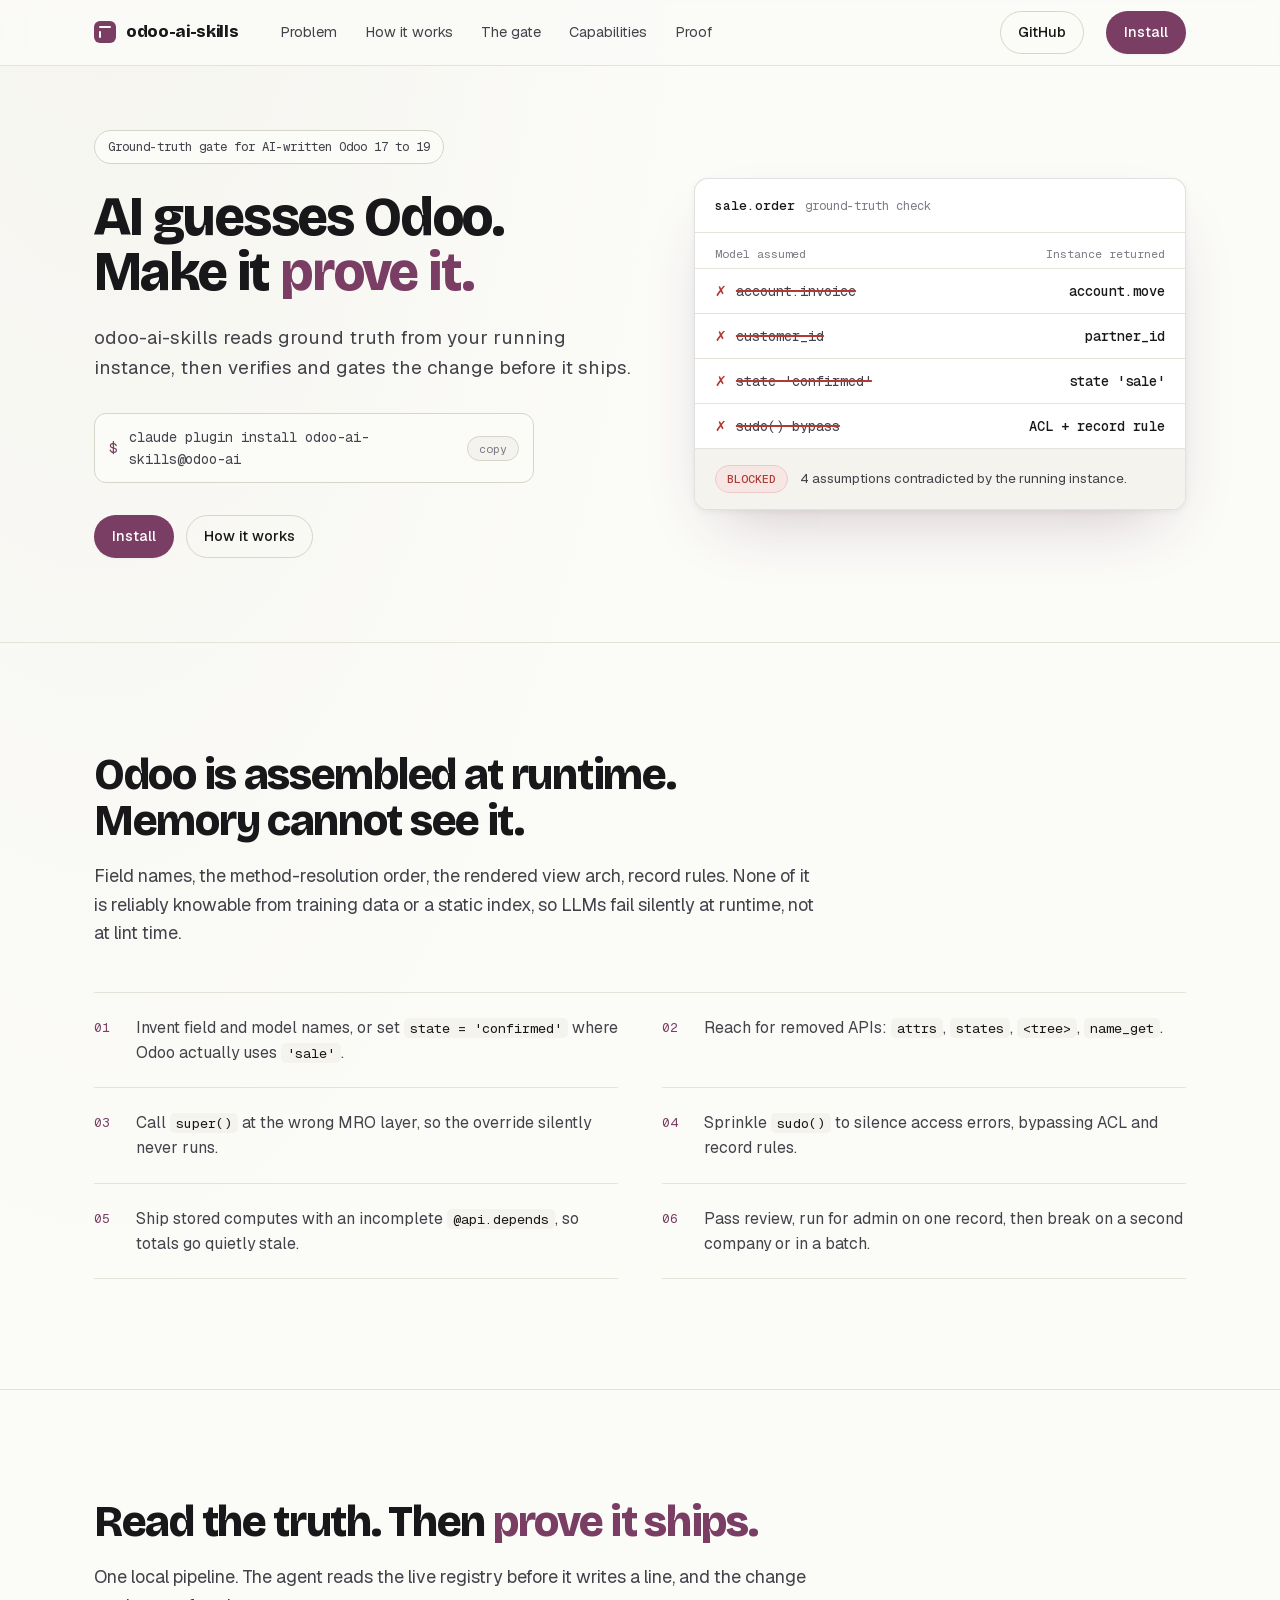
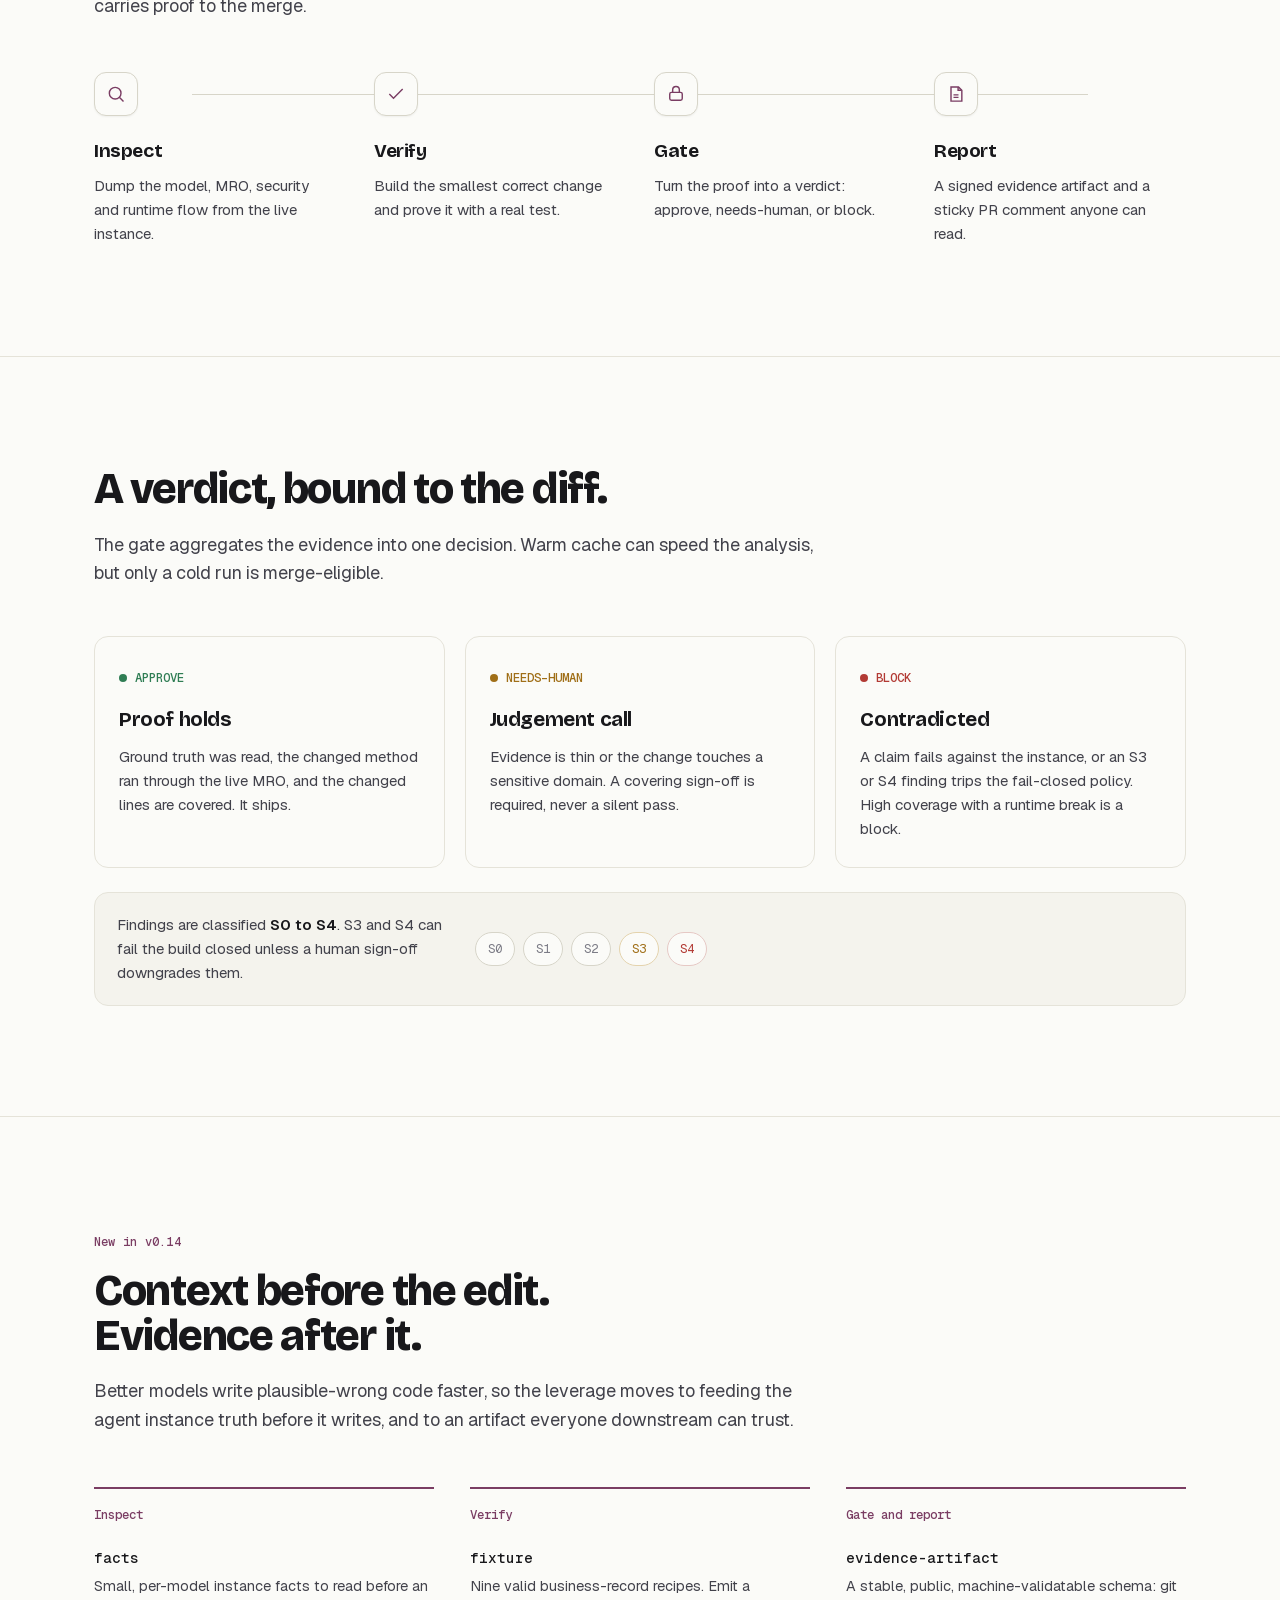
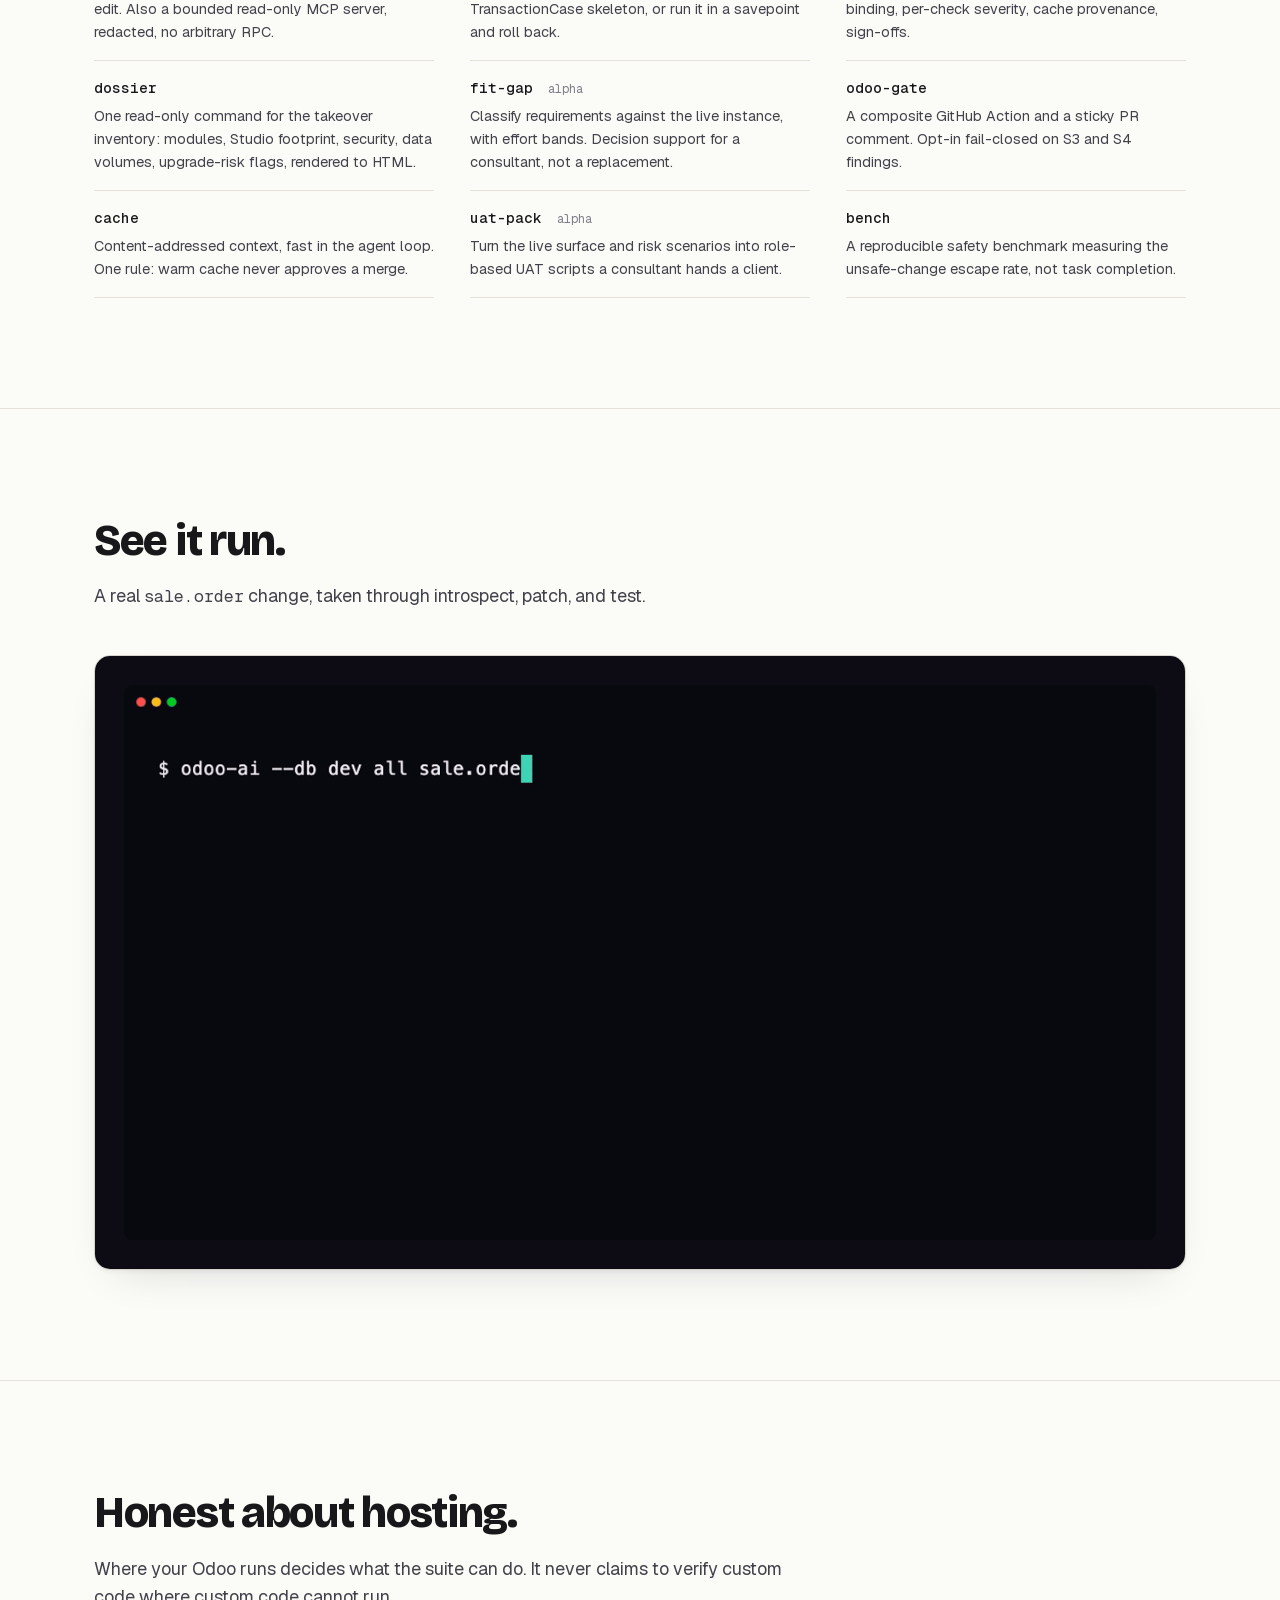
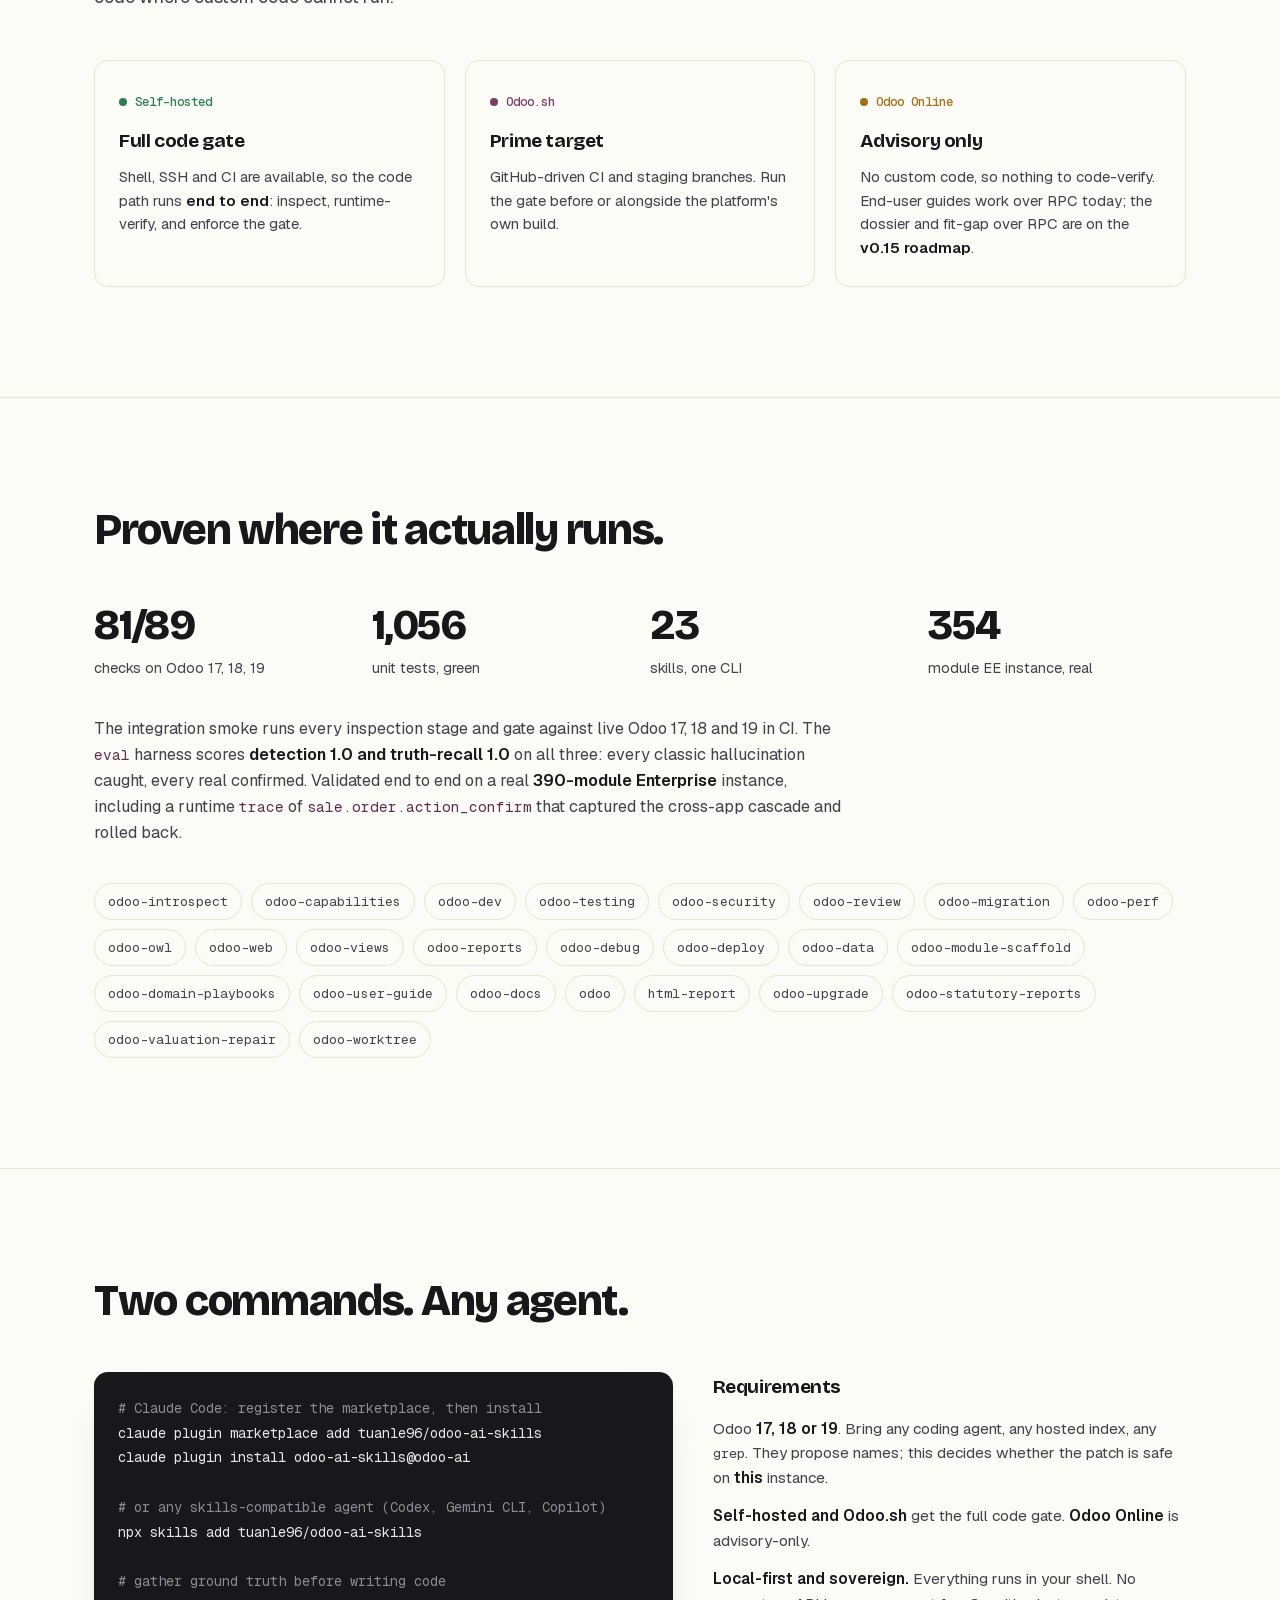
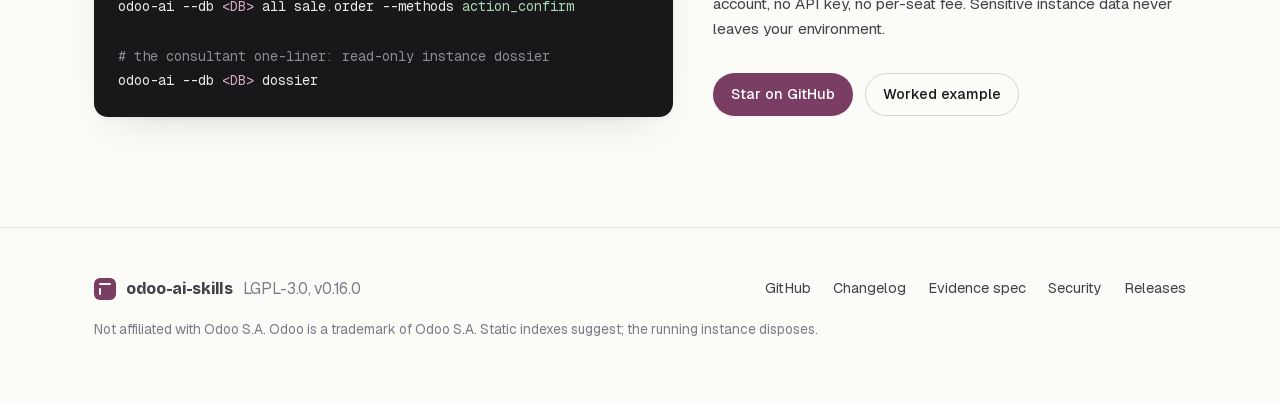
<file: docs/index.html>
<!doctype html>
<html lang="en">
<head>
<meta charset="utf-8">
<meta name="viewport" content="width=device-width, initial-scale=1">
<title>odoo-ai-skills: inspect, verify and gate AI-written Odoo changes</title>
<meta name="description" content="odoo-ai-skills gives Claude Code and Codex fast local Odoo instance truth and a CI-bound evidence gate, so AI-written Odoo 17 to 19 changes are inspected, runtime-verified, and reported before PR, UAT, or release. Full code gate on self-hosted and Odoo.sh; advisory-only on Odoo Online. Local-first, no SaaS. LGPL-3.0.">
<meta property="og:title" content="odoo-ai-skills: ground truth and a CI-bound evidence gate for AI-written Odoo">
<meta property="og:description" content="Your agent guesses how Odoo works. This reads the running instance and makes it prove the patch, before PR, UAT, or release.">
<meta property="og:type" content="website">
<link rel="preload" href="assets/fonts/bricolage-grotesque-800-normal.woff2" as="font" type="font/woff2" crossorigin>
<link rel="preload" href="assets/fonts/geist-400-normal.woff2" as="font" type="font/woff2" crossorigin>
<style>
  /* Self-hosted fonts (latin subset), no external requests. */
  @font-face{font-family:'Bricolage Grotesque';font-style:normal;font-weight:700;font-display:swap;src:url(assets/fonts/bricolage-grotesque-700-normal.woff2) format('woff2')}
  @font-face{font-family:'Bricolage Grotesque';font-style:normal;font-weight:800;font-display:swap;src:url(assets/fonts/bricolage-grotesque-800-normal.woff2) format('woff2')}
  @font-face{font-family:'Geist';font-style:normal;font-weight:400;font-display:swap;src:url(assets/fonts/geist-400-normal.woff2) format('woff2')}
  @font-face{font-family:'Geist';font-style:normal;font-weight:500;font-display:swap;src:url(assets/fonts/geist-500-normal.woff2) format('woff2')}
  @font-face{font-family:'Geist';font-style:normal;font-weight:600;font-display:swap;src:url(assets/fonts/geist-600-normal.woff2) format('woff2')}
  @font-face{font-family:'Geist Mono';font-style:normal;font-weight:400;font-display:swap;src:url(assets/fonts/geist-mono-400-normal.woff2) format('woff2')}
  @font-face{font-family:'Geist Mono';font-style:normal;font-weight:500;font-display:swap;src:url(assets/fonts/geist-mono-500-normal.woff2) format('woff2')}
  :root{
    --paper:#fbfbf8; --paper-2:#f4f3ed; --paper-3:#eceae1;
    --ink:#18181b; --ink-2:#42424b; --faint:#7c7c86;
    --line:#e5e3d9; --line-2:#d7d5c9;
    --accent:#7a3d63; --accent-ink:#5f2e4d; --accent-soft:#f1e7ed;
    --ok:#2f7d54; --warn:#a06f18; --block:#b23a34;   /* verdict semantics only */
    --maxw:1140px;
    --disp:"Bricolage Grotesque","Geist",system-ui,sans-serif;
    --sans:"Geist",system-ui,-apple-system,"Segoe UI",sans-serif;
    --mono:"Geist Mono",ui-monospace,SFMono-Regular,Menlo,monospace;
    --sh-1:0 1px 2px rgba(24,24,27,.05);
    --sh-2:0 2px 4px rgba(24,24,27,.04), 0 18px 44px -24px rgba(24,24,27,.20);
  }
  *{box-sizing:border-box}
  html{scroll-behavior:smooth; -webkit-text-size-adjust:100%}
  body{margin:0; background:var(--paper); color:var(--ink);
    font-family:var(--sans); font-size:17px; line-height:1.6; -webkit-font-smoothing:antialiased; overflow-x:hidden;
    background-image:radial-gradient(90% 50% at 8% -8%, var(--paper-2), transparent 55%);}
  a{color:inherit; text-decoration:none}
  .wrap{max-width:var(--maxw); margin:0 auto; padding:0 24px}
  .mono{font-family:var(--mono)}
  ::selection{background:var(--accent-soft); color:var(--accent-ink)}

  /* nav */
  header{position:sticky; top:0; z-index:40; height:66px; display:flex; align-items:center;
    background:rgba(251,251,248,.82); backdrop-filter:blur(10px); border-bottom:1px solid var(--line)}
  nav{display:flex; align-items:center; gap:22px; width:100%; max-width:var(--maxw); margin:0 auto; padding:0 24px}
  .brand{display:flex; align-items:center; gap:10px; font-family:var(--disp); font-weight:800; font-size:1.05rem; letter-spacing:-.02em}
  .brand .mk{width:22px; height:22px; border-radius:6px; background:var(--accent); position:relative; flex:none}
  .brand .mk::after{content:""; position:absolute; inset:5px 5px auto 5px; height:2px; border-radius:2px; background:var(--paper)}
  .brand .mk::before{content:""; position:absolute; left:5px; bottom:5px; width:2px; height:7px; border-radius:2px; background:var(--paper)}
  nav .links{display:flex; gap:4px; margin-left:8px}
  nav .links a{color:var(--ink-2); font-size:.9rem; padding:7px 12px; border-radius:999px; transition:background .15s,color .15s}
  nav .links a:hover{color:var(--ink); background:var(--paper-2)}
  nav .sp{flex:1}
  .btn{display:inline-flex; align-items:center; gap:8px; font-size:.9rem; font-weight:500; padding:9px 17px;
    border-radius:999px; border:1px solid var(--line-2); transition:transform .15s, box-shadow .15s, background .15s; white-space:nowrap; cursor:pointer}
  .btn:hover{transform:translateY(-1px)}
  .btn.solid{background:var(--accent); color:#fff; border-color:transparent; box-shadow:var(--sh-1)}
  .btn.solid:hover{background:var(--accent-ink); box-shadow:var(--sh-2)}
  .btn.ghost{background:transparent; color:var(--ink)}
  .btn.ghost:hover{background:var(--paper-2); border-color:var(--line-2)}

  /* sections */
  section{padding:110px 0}
  section + section{border-top:1px solid var(--line)}
  .label{font-family:var(--mono); font-size:.76rem; letter-spacing:.02em; color:var(--accent); font-weight:500}
  h1,h2{font-family:var(--disp); letter-spacing:-.03em; line-height:1.02; font-weight:800; margin:0}
  h2{font-size:clamp(1.9rem,3.6vw,2.7rem); line-height:1.05}
  .em{color:var(--accent)}
  .lead{color:var(--ink-2); font-size:1.12rem; max-width:60ch; margin:18px 0 0}

  /* hero */
  .hero{padding:64px 0 84px; min-height:auto}
  .hero-grid{display:grid; grid-template-columns:1.05fr .95fr; gap:56px; align-items:center}
  .hero h1{font-size:clamp(2.3rem,4.4vw,3.4rem)}
  .hero .lead{font-size:1.18rem; margin-top:22px}
  .hlabel{display:inline-block; font-family:var(--mono); font-size:.78rem; color:var(--ink-2);
    border:1px solid var(--line-2); background:var(--paper); padding:6px 13px; border-radius:999px; margin-bottom:26px}
  .hcta{display:flex; gap:12px; margin-top:32px; flex-wrap:wrap}
  .install-inline{margin-top:30px; display:flex; align-items:center; gap:12px; max-width:440px;
    font-family:var(--mono); font-size:.86rem; color:var(--ink-2); background:var(--paper); border:1px solid var(--line-2);
    border-radius:12px; padding:12px 14px}
  .install-inline .pr{color:var(--accent)}
  .install-inline button{margin-left:auto; font-family:var(--mono); font-size:.72rem; color:var(--faint);
    background:var(--paper-2); border:1px solid var(--line-2); border-radius:999px; padding:4px 11px; cursor:pointer; transition:.15s}
  .install-inline button:hover{color:var(--accent); border-color:var(--accent)}

  /* honest comparison panel (real content, no fake app chrome) */
  .compare{border:1px solid rgba(24,24,27,.13); border-radius:14px; background:#fff; overflow:hidden;
    box-shadow:0 2px 6px rgba(24,24,27,.05), 0 30px 64px -28px rgba(95,46,77,.28)}
  .compare .top{display:flex; align-items:baseline; gap:10px; padding:16px 20px; border-bottom:1px solid var(--line);
    font-family:var(--mono); font-size:.82rem}
  .compare .top b{color:var(--ink); font-weight:500} .compare .top span{color:var(--faint); font-size:.76rem}
  .compare .cols{display:grid; grid-template-columns:1fr 1fr; gap:16px; padding:12px 20px 4px;
    font-family:var(--mono); font-size:.72rem; color:var(--faint)}
  .compare .cols .r{text-align:right}
  .crow{display:grid; grid-template-columns:1fr 1fr; gap:16px; align-items:center; padding:11px 20px;
    font-family:var(--mono); font-size:.86rem; border-top:1px solid var(--line)}
  .crow .a{color:var(--faint); display:flex; align-items:center; gap:9px}
  .crow .a .x{color:var(--block); font-weight:500}
  .crow .a s{text-decoration-color:var(--block); text-decoration-thickness:1.5px; color:var(--ink-2)}
  .crow .t{text-align:right; color:var(--ink); font-weight:500}
  .compare .foot{display:flex; align-items:center; gap:12px; padding:16px 20px; border-top:1px solid var(--line); background:var(--paper-2)}
  .pill{font-family:var(--mono); font-size:.72rem; font-weight:500; padding:4px 11px; border-radius:999px}
  .pill.block{color:var(--block); background:#f6e7e5; border:1px solid #eccbc7}
  .compare .foot .n{font-size:.84rem; color:var(--ink-2)}

  /* problem list */
  .fails{display:grid; grid-template-columns:1fr 1fr; gap:0 44px; margin-top:44px; border-top:1px solid var(--line)}
  .fail{display:flex; gap:16px; padding:22px 0; border-bottom:1px solid var(--line)}
  .fail .no{font-family:var(--mono); font-size:.8rem; color:var(--accent); padding-top:3px; flex:none; width:26px}
  .fail p{margin:0; color:var(--ink-2); font-size:.98rem}
  .fail code{font-family:var(--mono); font-size:.86em; color:var(--ink); background:var(--paper-2); padding:1px 6px; border-radius:5px}

  /* pipeline */
  .flow{display:grid; grid-template-columns:repeat(4,1fr); gap:28px; margin-top:52px; position:relative}
  .flow::before{content:""; position:absolute; top:22px; left:9%; right:9%; height:1px; background:var(--line-2)}
  .stepn{position:relative}
  .stepn .dot{width:44px; height:44px; border-radius:12px; background:var(--paper); border:1px solid var(--line-2);
    display:grid; place-items:center; color:var(--accent); box-shadow:var(--sh-1); position:relative; z-index:1}
  .stepn .dot svg{width:20px; height:20px}
  .stepn h3{font-family:var(--disp); font-weight:700; font-size:1.2rem; letter-spacing:-.02em; margin:20px 0 7px}
  .stepn p{margin:0; color:var(--ink-2); font-size:.94rem; max-width:24ch}

  /* gate verdicts */
  .verds{display:grid; grid-template-columns:repeat(3,1fr); gap:20px; margin-top:48px}
  .verd{padding:26px 24px; border:1px solid var(--line); border-radius:14px; background:var(--paper)}
  .verd .st{font-family:var(--mono); font-size:.78rem; font-weight:500; display:inline-flex; align-items:center; gap:8px}
  .verd .st i{width:8px; height:8px; border-radius:50%}
  .verd.a .st,.verd.a .st i{color:var(--ok)} .verd.a .st i{background:var(--ok)}
  .verd.n .st,.verd.n .st i{color:var(--warn)} .verd.n .st i{background:var(--warn)}
  .verd.b .st,.verd.b .st i{color:var(--block)} .verd.b .st i{background:var(--block)}
  .verd h3{font-family:var(--disp); font-weight:700; font-size:1.28rem; margin:14px 0 8px; letter-spacing:-.02em}
  .verd p{margin:0; color:var(--ink-2); font-size:.94rem}
  .sevrow{margin-top:24px; display:flex; align-items:center; gap:18px; flex-wrap:wrap; padding:20px 22px;
    border:1px solid var(--line); border-radius:14px; background:var(--paper-2)}
  .sevrow .t{font-size:.94rem; color:var(--ink-2); max-width:34ch}
  .sevrow .t b{color:var(--ink); font-weight:600}
  .sevscale{display:flex; gap:8px; font-family:var(--mono); font-size:.78rem}
  .sevscale span{padding:6px 12px; border-radius:999px; border:1px solid var(--line-2); color:var(--faint); background:var(--paper)}
  .sevscale .s3{color:var(--warn); border-color:#e4d3ad} .sevscale .s4{color:var(--block); border-color:#e6c9c5}

  /* capabilities grouped */
  .caps{display:grid; grid-template-columns:repeat(3,1fr); gap:36px; margin-top:52px}
  .capgroup h4{font-family:var(--mono); font-size:.78rem; color:var(--accent); font-weight:500; margin:0 0 6px}
  .capgroup{border-top:2px solid var(--accent); padding-top:16px}
  .caprow{padding:16px 0; border-bottom:1px solid var(--line)}
  .caprow .cn{font-family:var(--mono); font-size:.9rem; color:var(--ink); font-weight:500}
  .caprow .cn .al{color:var(--faint); font-weight:400; font-size:.82em; margin-left:6px}
  .caprow p{margin:5px 0 0; color:var(--ink-2); font-size:.9rem}

  /* see it run */
  .runwrap{margin-top:44px; border:1px solid var(--line-2); border-radius:16px; overflow:hidden; background:var(--paper); box-shadow:var(--sh-2)}
  .runwrap img{display:block; width:100%; height:auto}
  .runcap{margin-top:16px; color:var(--faint); font-size:.92rem; font-family:var(--mono)}

  /* hosting */
  .host{display:grid; grid-template-columns:repeat(3,1fr); gap:20px; margin-top:48px}
  .hc{padding:26px 24px; border:1px solid var(--line); border-radius:14px; background:var(--paper)}
  .hc .st{font-family:var(--mono); font-size:.78rem; display:inline-flex; align-items:center; gap:8px; font-weight:500}
  .hc .st i{width:8px; height:8px; border-radius:50%}
  .hc.full .st,.hc.full .st i{color:var(--ok)} .hc.full .st i{background:var(--ok)}
  .hc.sh .st,.hc.sh .st i{color:var(--accent)} .hc.sh .st i{background:var(--accent)}
  .hc.adv .st,.hc.adv .st i{color:var(--warn)} .hc.adv .st i{background:var(--warn)}
  .hc h3{font-family:var(--disp); font-weight:700; font-size:1.2rem; margin:12px 0 8px; letter-spacing:-.02em}
  .hc p{margin:0; color:var(--ink-2); font-size:.93rem}
  .hc b{color:var(--ink)}

  /* proof */
  .stats{display:grid; grid-template-columns:repeat(4,1fr); gap:20px; margin-top:48px}
  .stat{padding:4px 0}
  .stat .n{font-family:var(--disp); font-weight:800; font-size:2.6rem; letter-spacing:-.03em; line-height:1; color:var(--ink)}
  .stat .l{color:var(--ink-2); font-size:.9rem; margin-top:10px}
  .proseblock{margin-top:32px; color:var(--ink-2); font-size:1.02rem; max-width:68ch}
  .proseblock b{color:var(--ink)} .proseblock code{font-family:var(--mono); font-size:.88em; color:var(--accent-ink)}
  .skilltags{display:flex; flex-wrap:wrap; gap:9px; margin-top:36px}
  .skilltags span{font-family:var(--mono); font-size:.82rem; color:var(--ink-2); background:var(--paper);
    border:1px solid var(--line); border-radius:999px; padding:7px 13px; transition:.15s}
  .skilltags span:hover{border-color:var(--accent); color:var(--accent)}

  /* install */
  .instgrid{display:grid; grid-template-columns:1.1fr .9fr; gap:40px; align-items:start; margin-top:48px}
  pre{margin:0; background:var(--ink); color:#e8e8ea; border-radius:14px; padding:24px; overflow:auto;
    font-family:var(--mono); font-size:.86rem; line-height:1.8; box-shadow:var(--sh-2)}
  pre .c{color:#8b8b93} pre .k{color:#d7a8c4} pre .s{color:#a9d3b4}
  .req h3{font-family:var(--disp); font-weight:700; font-size:1.2rem; margin:0 0 14px; letter-spacing:-.02em}
  .req p{margin:0 0 14px; color:var(--ink-2); font-size:.96rem}
  .req p:last-of-type{margin-bottom:20px} .req b{color:var(--ink)}
  .req code{font-family:var(--mono); font-size:.86em}

  footer{border-top:1px solid var(--line); padding:48px 0}
  .frow{display:flex; justify-content:space-between; align-items:center; gap:24px; flex-wrap:wrap; font-size:.9rem; color:var(--ink-2)}
  .flinks{display:flex; gap:22px; flex-wrap:wrap} .flinks a{color:var(--ink-2)} .flinks a:hover{color:var(--accent)}
  .fnote{margin-top:18px; color:var(--faint); font-size:.85rem}

  /* motion (motivated, reduced-motion honored) */
  .rv{opacity:0; transform:translateY(16px); transition:opacity .7s ease, transform .7s cubic-bezier(.2,.7,.2,1)}
  .rv.in{opacity:1; transform:none}
  .crow{opacity:0; transform:translateX(8px); transition:opacity .5s ease, transform .5s ease}
  .compare.in .crow{opacity:1; transform:none}
  .compare.in .crow:nth-child(4){transition-delay:.08s}
  .compare.in .crow:nth-child(5){transition-delay:.16s}
  .compare.in .crow:nth-child(6){transition-delay:.24s}

  @media(max-width:940px){
    .hero-grid,.instgrid{grid-template-columns:1fr; gap:40px}
    .flow{grid-template-columns:1fr 1fr; gap:34px} .flow::before{display:none}
    .verds,.host,.caps{grid-template-columns:1fr}
    .stats{grid-template-columns:1fr 1fr; gap:32px 20px}
    nav .links{display:none}
    section{padding:80px 0}
  }
  @media(max-width:560px){
    .fails,.stats{grid-template-columns:1fr}
    .compare .cols,.crow{grid-template-columns:1fr 1fr}
    .hero h1{font-size:clamp(2.2rem,9vw,2.8rem)}
  }
  @media(prefers-reduced-motion:reduce){
    *{scroll-behavior:auto}
    .rv,.crow{opacity:1; transform:none; transition:none}
  }
</style>
</head>
<body>

<header>
  <nav>
    <a class="brand" href="#top"><span class="mk"></span> odoo-ai-skills</a>
    <div class="links">
      <a href="#problem">Problem</a>
      <a href="#pipeline">How it works</a>
      <a href="#gate">The gate</a>
      <a href="#capabilities">Capabilities</a>
      <a href="#proof">Proof</a>
    </div>
    <div class="sp"></div>
    <a class="btn ghost" href="https://github.com/tuanle96/odoo-ai-skills">GitHub</a>
    <a class="btn solid" href="#install">Install</a>
  </nav>
</header>

<a id="top"></a>
<section class="hero">
  <div class="wrap">
    <div class="hero-grid">
      <div>
        <span class="hlabel">Ground-truth gate for AI-written Odoo 17 to 19</span>
        <h1>AI guesses Odoo.<br>Make it <span class="em">prove it.</span></h1>
        <p class="lead">odoo-ai-skills reads ground truth from your running instance, then verifies and gates the change before it ships.</p>
        <div class="install-inline">
          <span class="pr">$</span><span id="cmd">claude plugin install odoo-ai-skills@odoo-ai</span>
          <button onclick="navigator.clipboard.writeText('claude plugin install odoo-ai-skills@odoo-ai');this.textContent='copied'">copy</button>
        </div>
        <div class="hcta">
          <a class="btn solid" href="#install">Install</a>
          <a class="btn ghost" href="#pipeline">How it works</a>
        </div>
      </div>

      <div class="compare rv" id="compare" aria-label="What the agent assumed versus what the running instance returned for sale.order">
        <div class="top"><b class="mono">sale.order</b> <span>ground-truth check</span></div>
        <div class="cols"><div>Model assumed</div><div class="r">Instance returned</div></div>
        <div class="crow"><div class="a"><span class="x">✗</span> <s>account.invoice</s></div><div class="t">account.move</div></div>
        <div class="crow"><div class="a"><span class="x">✗</span> <s>customer_id</s></div><div class="t">partner_id</div></div>
        <div class="crow"><div class="a"><span class="x">✗</span> <s>state 'confirmed'</s></div><div class="t">state 'sale'</div></div>
        <div class="crow"><div class="a"><span class="x">✗</span> <s>sudo() bypass</s></div><div class="t">ACL + record rule</div></div>
        <div class="foot"><span class="pill block">BLOCKED</span><span class="n">4 assumptions contradicted by the running instance.</span></div>
      </div>
    </div>
  </div>
</section>

<section id="problem">
  <div class="wrap">
    <h2 class="rv">Odoo is assembled at runtime.<br>Memory cannot see it.</h2>
    <p class="lead rv">Field names, the method-resolution order, the rendered view arch, record rules. None of it is reliably knowable from training data or a static index, so LLMs fail silently at runtime, not at lint time.</p>
    <div class="fails">
      <div class="fail rv"><span class="no mono">01</span><p>Invent field and model names, or set <code>state = 'confirmed'</code> where Odoo actually uses <code>'sale'</code>.</p></div>
      <div class="fail rv"><span class="no mono">02</span><p>Reach for removed APIs: <code>attrs</code>, <code>states</code>, <code>&lt;tree&gt;</code>, <code>name_get</code>.</p></div>
      <div class="fail rv"><span class="no mono">03</span><p>Call <code>super()</code> at the wrong MRO layer, so the override silently never runs.</p></div>
      <div class="fail rv"><span class="no mono">04</span><p>Sprinkle <code>sudo()</code> to silence access errors, bypassing ACL and record rules.</p></div>
      <div class="fail rv"><span class="no mono">05</span><p>Ship stored computes with an incomplete <code>@api.depends</code>, so totals go quietly stale.</p></div>
      <div class="fail rv"><span class="no mono">06</span><p>Pass review, run for admin on one record, then break on a second company or in a batch.</p></div>
    </div>
  </div>
</section>

<section id="pipeline">
  <div class="wrap">
    <h2 class="rv">Read the truth. Then <span class="em">prove it ships.</span></h2>
    <p class="lead rv">One local pipeline. The agent reads the live registry before it writes a line, and the change carries proof to the merge.</p>
    <div class="flow">
      <div class="stepn rv">
        <div class="dot"><svg viewBox="0 0 24 24" fill="none" stroke="currentColor" stroke-width="1.7"><circle cx="11" cy="11" r="7"/><path d="M16 16l5 5"/></svg></div>
        <h3>Inspect</h3><p>Dump the model, MRO, security and runtime flow from the live instance.</p>
      </div>
      <div class="stepn rv">
        <div class="dot"><svg viewBox="0 0 24 24" fill="none" stroke="currentColor" stroke-width="1.7"><path d="M4 12l5 5L20 6"/></svg></div>
        <h3>Verify</h3><p>Build the smallest correct change and prove it with a real test.</p>
      </div>
      <div class="stepn rv">
        <div class="dot"><svg viewBox="0 0 24 24" fill="none" stroke="currentColor" stroke-width="1.7"><rect x="4.5" y="10" width="15" height="9.5" rx="2"/><path d="M8 10V7a4 4 0 0 1 8 0v3"/></svg></div>
        <h3>Gate</h3><p>Turn the proof into a verdict: approve, needs-human, or block.</p>
      </div>
      <div class="stepn rv">
        <div class="dot"><svg viewBox="0 0 24 24" fill="none" stroke="currentColor" stroke-width="1.7"><path d="M6 3.5h9l4 4v13H6z"/><path d="M14.5 3.5v4h4"/><path d="M9 13h6M9 16h6"/></svg></div>
        <h3>Report</h3><p>A signed evidence artifact and a sticky PR comment anyone can read.</p>
      </div>
    </div>
  </div>
</section>

<section id="gate">
  <div class="wrap">
    <h2 class="rv">A verdict, bound to the diff.</h2>
    <p class="lead rv">The gate aggregates the evidence into one decision. Warm cache can speed the analysis, but only a cold run is merge-eligible.</p>
    <div class="verds">
      <div class="verd a rv"><span class="st"><i></i> APPROVE</span><h3>Proof holds</h3><p>Ground truth was read, the changed method ran through the live MRO, and the changed lines are covered. It ships.</p></div>
      <div class="verd n rv"><span class="st"><i></i> NEEDS-HUMAN</span><h3>Judgement call</h3><p>Evidence is thin or the change touches a sensitive domain. A covering sign-off is required, never a silent pass.</p></div>
      <div class="verd b rv"><span class="st"><i></i> BLOCK</span><h3>Contradicted</h3><p>A claim fails against the instance, or an S3 or S4 finding trips the fail-closed policy. High coverage with a runtime break is a block.</p></div>
    </div>
    <div class="sevrow rv">
      <p class="t" style="margin:0">Findings are classified <b>S0 to S4</b>. S3 and S4 can fail the build closed unless a human sign-off downgrades them.</p>
      <div class="sevscale">
        <span>S0</span><span>S1</span><span>S2</span><span class="s3">S3</span><span class="s4">S4</span>
      </div>
    </div>
  </div>
</section>

<section id="capabilities">
  <div class="wrap">
    <span class="label rv">New in v0.14</span>
    <h2 class="rv" style="margin-top:14px">Context before the edit.<br>Evidence after it.</h2>
    <p class="lead rv">Better models write plausible-wrong code faster, so the leverage moves to feeding the agent instance truth before it writes, and to an artifact everyone downstream can trust.</p>
    <div class="caps">
      <div class="capgroup rv">
        <h4>Inspect</h4>
        <div class="caprow"><div class="cn">facts</div><p>Small, per-model instance facts to read before an edit. Also a bounded read-only MCP server, redacted, no arbitrary RPC.</p></div>
        <div class="caprow"><div class="cn">dossier</div><p>One read-only command for the takeover inventory: modules, Studio footprint, security, data volumes, upgrade-risk flags, rendered to HTML.</p></div>
        <div class="caprow"><div class="cn">cache</div><p>Content-addressed context, fast in the agent loop. One rule: warm cache never approves a merge.</p></div>
      </div>
      <div class="capgroup rv">
        <h4>Verify</h4>
        <div class="caprow"><div class="cn">fixture</div><p>Nine valid business-record recipes. Emit a TransactionCase skeleton, or run it in a savepoint and roll back.</p></div>
        <div class="caprow"><div class="cn">fit-gap <span class="al">alpha</span></div><p>Classify requirements against the live instance, with effort bands. Decision support for a consultant, not a replacement.</p></div>
        <div class="caprow"><div class="cn">uat-pack <span class="al">alpha</span></div><p>Turn the live surface and risk scenarios into role-based UAT scripts a consultant hands a client.</p></div>
      </div>
      <div class="capgroup rv">
        <h4>Gate and report</h4>
        <div class="caprow"><div class="cn">evidence-artifact</div><p>A stable, public, machine-validatable schema: git binding, per-check severity, cache provenance, sign-offs.</p></div>
        <div class="caprow"><div class="cn">odoo-gate</div><p>A composite GitHub Action and a sticky PR comment. Opt-in fail-closed on S3 and S4 findings.</p></div>
        <div class="caprow"><div class="cn">bench</div><p>A reproducible safety benchmark measuring the unsafe-change escape rate, not task completion.</p></div>
      </div>
    </div>
  </div>
</section>

<section id="run">
  <div class="wrap">
    <h2 class="rv">See it run.</h2>
    <p class="lead rv">A real <code style="font-family:var(--mono);font-size:.92em">sale.order</code> change, taken through introspect, patch, and test.</p>
    <div class="runwrap rv"><img src="assets/demo.gif" alt="odoo-ai reads ground truth from a live sale.order, builds the smallest correct patch, and proves it with a test" loading="lazy" width="1280" height="720"></div>
  </div>
</section>

<section id="hosting">
  <div class="wrap">
    <h2 class="rv">Honest about hosting.</h2>
    <p class="lead rv">Where your Odoo runs decides what the suite can do. It never claims to verify custom code where custom code cannot run.</p>
    <div class="host">
      <div class="hc full rv"><span class="st"><i></i> Self-hosted</span><h3>Full code gate</h3><p>Shell, SSH and CI are available, so the code path runs <b>end to end</b>: inspect, runtime-verify, and enforce the gate.</p></div>
      <div class="hc sh rv"><span class="st"><i></i> Odoo.sh</span><h3>Prime target</h3><p>GitHub-driven CI and staging branches. Run the gate before or alongside the platform's own build.</p></div>
      <div class="hc adv rv"><span class="st"><i></i> Odoo Online</span><h3>Advisory only</h3><p>No custom code, so nothing to code-verify. End-user guides work over RPC today; the dossier and fit-gap over RPC are on the <b>v0.15 roadmap</b>.</p></div>
    </div>
  </div>
</section>

<section id="proof">
  <div class="wrap">
    <h2 class="rv">Proven where it actually runs.</h2>
    <div class="stats">
      <div class="stat rv"><div class="n" data-count="89" data-suffix="/89">89/89</div><div class="l">checks on Odoo 17, 18, 19</div></div>
      <div class="stat rv"><div class="n" data-count="1162">1162</div><div class="l">unit tests, green</div></div>
      <div class="stat rv"><div class="n" data-count="25">25</div><div class="l">skills, one CLI</div></div>
      <div class="stat rv"><div class="n" data-count="390">390</div><div class="l">module EE instance, real</div></div>
    </div>
    <p class="proseblock rv">The integration smoke runs every inspection stage and gate against live Odoo 17, 18 and 19 in CI. The <code>eval</code> harness scores <b>detection 1.0 and truth-recall 1.0</b> on all three: every classic hallucination caught, every real confirmed. Validated end to end on a real <b>390-module Enterprise</b> instance, including a runtime <code>trace</code> of <code>sale.order.action_confirm</code> that captured the cross-app cascade and rolled back.</p>
    <div class="skilltags rv">
      <span>odoo-introspect</span><span>odoo-capabilities</span><span>odoo-dev</span><span>odoo-testing</span>
      <span>odoo-security</span><span>odoo-review</span><span>odoo-migration</span><span>odoo-perf</span>
      <span>odoo-owl</span><span>odoo-web</span><span>odoo-views</span><span>odoo-reports</span>
      <span>odoo-debug</span><span>odoo-deploy</span><span>odoo-data</span><span>odoo-module-scaffold</span>
      <span>odoo-domain-playbooks</span><span>odoo-user-guide</span><span>odoo-docs</span><span>odoo</span>
      <span>html-report</span><span>odoo-upgrade</span><span>odoo-statutory-reports</span><span>odoo-valuation-repair</span>
      <span>odoo-worktree</span>
    </div>
  </div>
</section>

<section id="install">
  <div class="wrap">
    <h2 class="rv">Two commands. Any agent.</h2>
    <div class="instgrid">
      <div class="rv">
<pre><span class="c"># Claude Code: register the marketplace, then install</span>
claude plugin marketplace add tuanle96/odoo-ai-skills
claude plugin install odoo-ai-skills@odoo-ai

<span class="c"># or any skills-compatible agent (Codex, Gemini CLI, Copilot)</span>
npx skills add tuanle96/odoo-ai-skills

<span class="c"># gather ground truth before writing code</span>
odoo-ai --db <span class="k">&lt;DB&gt;</span> all sale.order --methods <span class="s">action_confirm</span>

<span class="c"># the consultant one-liner: read-only instance dossier</span>
odoo-ai --db <span class="k">&lt;DB&gt;</span> dossier</pre>
      </div>
      <div class="req rv">
        <h3>Requirements</h3>
        <p>Odoo <b>17, 18 or 19</b>. Bring any coding agent, any hosted index, any <code>grep</code>. They propose names; this decides whether the patch is safe on <b>this</b> instance.</p>
        <p><b>Self-hosted and Odoo.sh</b> get the full code gate. <b>Odoo Online</b> is advisory-only.</p>
        <p><b>Local-first and sovereign.</b> Everything runs in your shell. No account, no API key, no per-seat fee. Sensitive instance data never leaves your environment.</p>
        <div class="hcta">
          <a class="btn solid" href="https://github.com/tuanle96/odoo-ai-skills">Star on GitHub</a>
          <a class="btn ghost" href="https://github.com/tuanle96/odoo-ai-skills/blob/main/examples/sale-order-walkthrough.md">Worked example</a>
        </div>
      </div>
    </div>
  </div>
</section>

<footer>
  <div class="wrap">
    <div class="frow">
      <div class="brand" style="font-size:.98rem"><span class="mk"></span> odoo-ai-skills <span style="color:var(--faint); font-weight:400; font-family:var(--sans)">LGPL-3.0, v0.16.0</span></div>
      <div class="flinks">
        <a href="https://github.com/tuanle96/odoo-ai-skills">GitHub</a>
        <a href="https://github.com/tuanle96/odoo-ai-skills/blob/main/CHANGELOG.md">Changelog</a>
        <a href="https://github.com/tuanle96/odoo-ai-skills/blob/main/docs/evidence-artifact.md">Evidence spec</a>
        <a href="https://github.com/tuanle96/odoo-ai-skills/blob/main/SECURITY.md">Security</a>
        <a href="https://github.com/tuanle96/odoo-ai-skills/releases">Releases</a>
      </div>
    </div>
    <p class="fnote">Not affiliated with Odoo S.A. Odoo is a trademark of Odoo S.A. Static indexes suggest; the running instance disposes.</p>
  </div>
</footer>

<script>
(function(){
  var reduce = matchMedia('(prefers-reduced-motion: reduce)').matches;
  var rvs = [].slice.call(document.querySelectorAll('.rv'));

  if(reduce || !('IntersectionObserver' in window)){
    rvs.forEach(function(el){ el.classList.add('in'); });
    document.querySelectorAll('.n[data-count]').forEach(function(n){ n.textContent = n.getAttribute('data-count') + (n.getAttribute('data-suffix')||''); });
    return;
  }

  // stagger reveals within a shared parent
  rvs.forEach(function(el){
    var group = [].slice.call(el.parentNode.children).filter(function(c){return c.classList.contains('rv');});
    el.style.transitionDelay = Math.min(group.indexOf(el)*55, 300) + 'ms';
  });

  function countUp(node){
    var target = +node.getAttribute('data-count'); var suf = node.getAttribute('data-suffix')||'';
    if(!target){ return; }
    var t0=null;
    function frame(ts){ if(t0===null)t0=ts; var p=Math.min((ts-t0)/1000,1), e=1-Math.pow(1-p,3);
      node.textContent = Math.round(e*target).toLocaleString() + suf; if(p<1) requestAnimationFrame(frame); }
    requestAnimationFrame(frame);
  }

  var io = new IntersectionObserver(function(entries){
    entries.forEach(function(e){
      if(!e.isIntersecting) return;
      e.target.classList.add('in');
      var stat = e.target.querySelector && e.target.querySelector('.n[data-count]');
      if(stat) countUp(stat);
      io.unobserve(e.target);
    });
  }, {threshold:.2, rootMargin:'0px 0px -6% 0px'});
  rvs.forEach(function(el){ io.observe(el); });

  // one subtle, motivated parallax: the comparison panel drifts a few px as you leave the hero
  var panel = document.getElementById('compare'), ticking=false;
  function shift(){ var y = window.pageYOffset||0; if(y < 900){ panel.style.transform = 'translateY(' + (y*-0.03).toFixed(1) + 'px)'; } ticking=false; }
  window.addEventListener('scroll', function(){ if(!ticking){ ticking=true; requestAnimationFrame(shift); } }, {passive:true});
})();
</script>
</body>
</html>
</file>
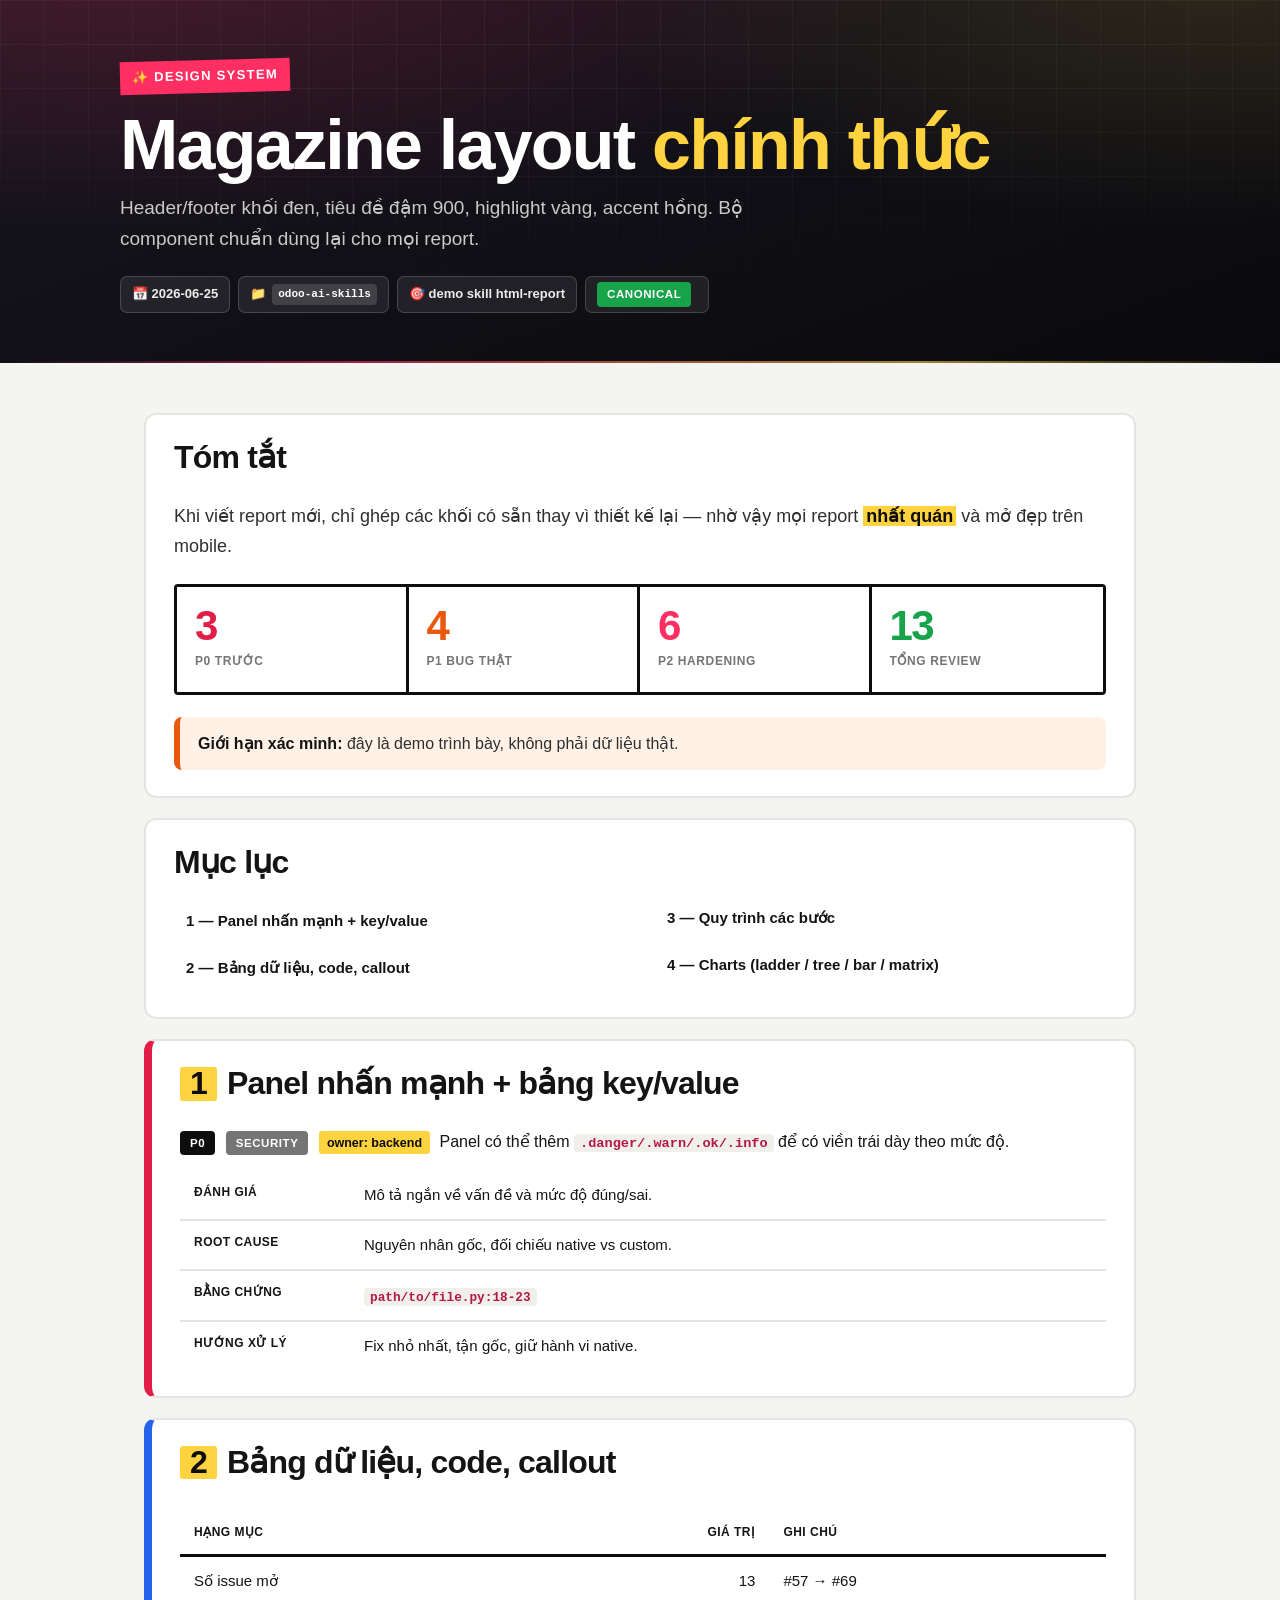
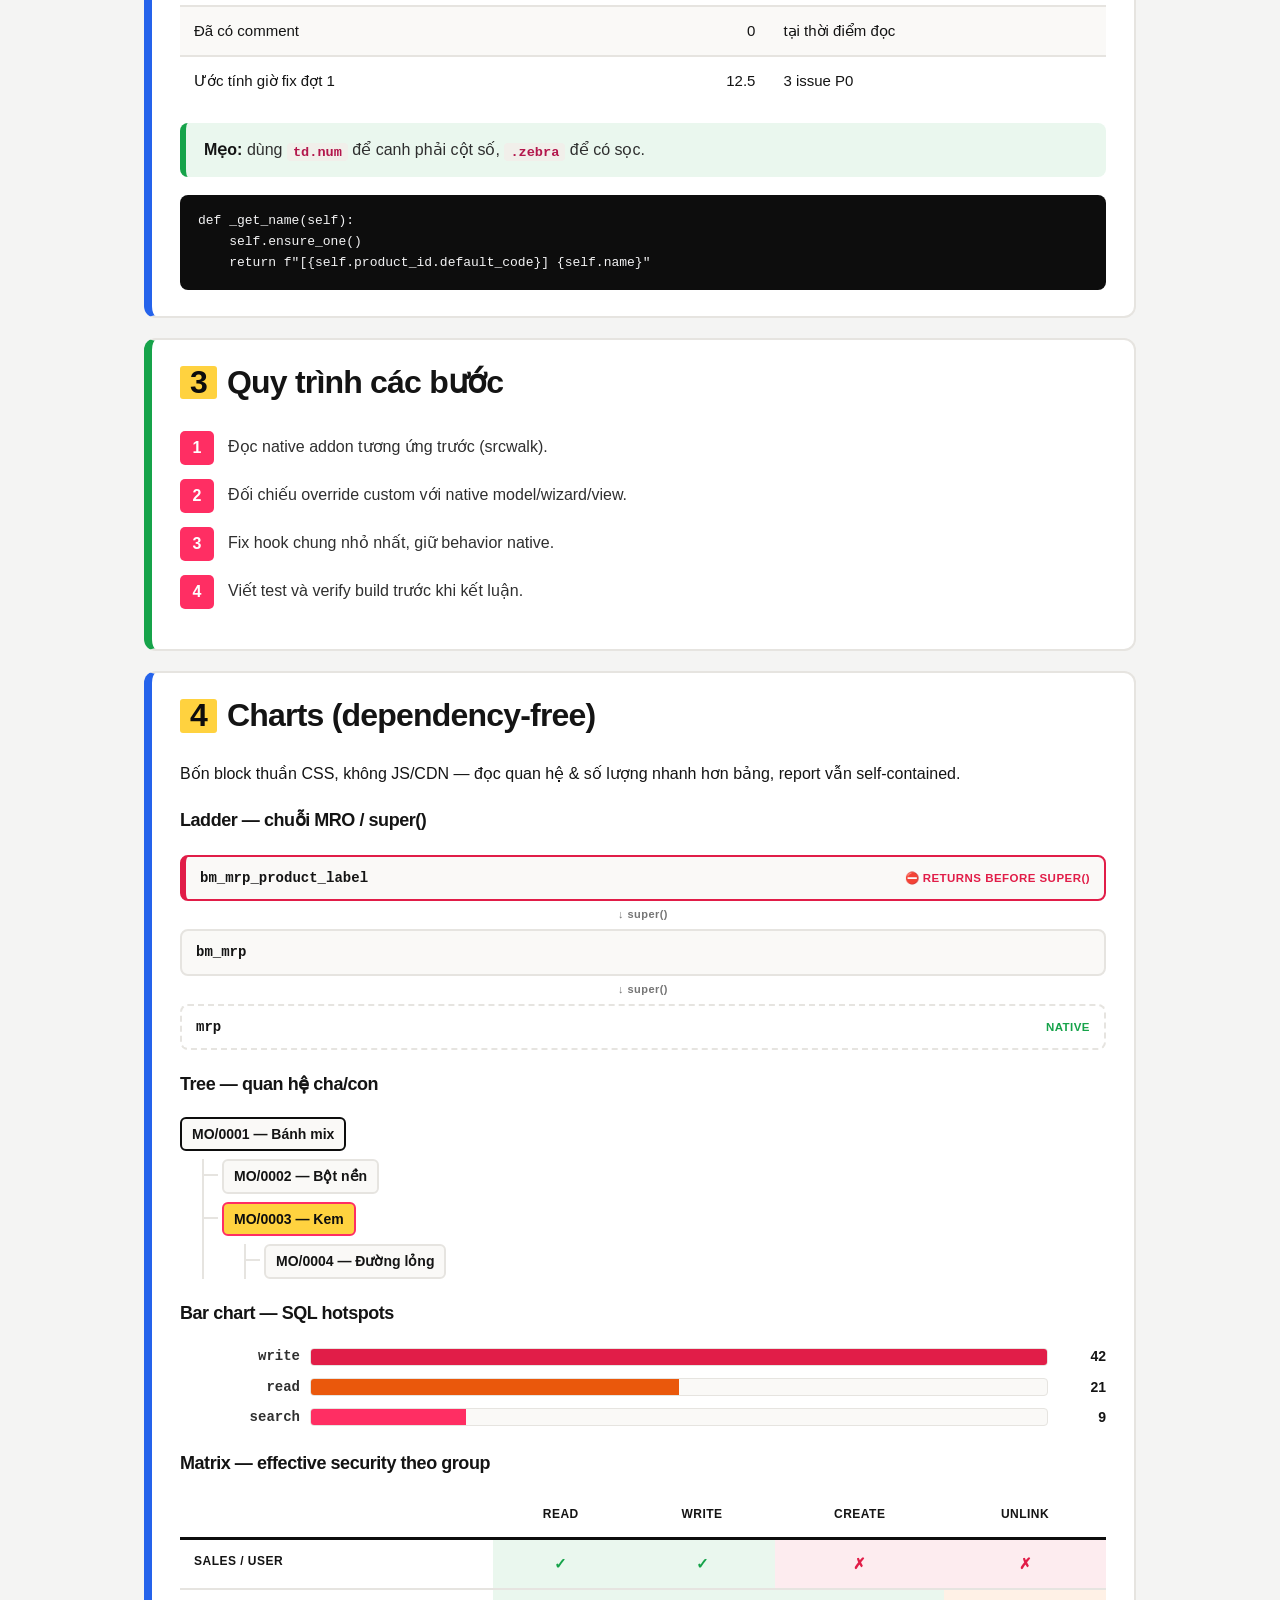
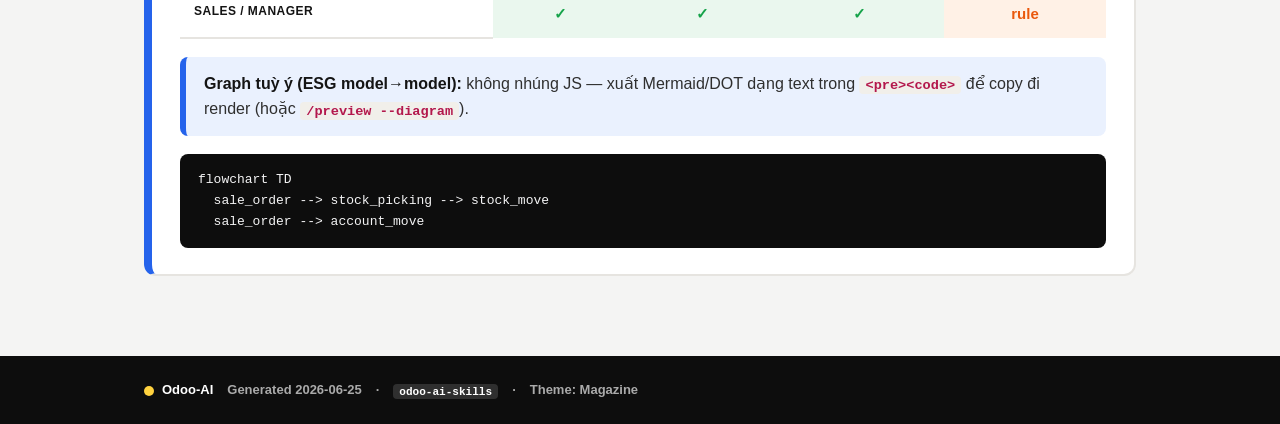
<file: skills/html-report/assets/example.html>
<!doctype html>
<html lang="vi">

<head>
    <meta charset="utf-8">
    <meta name="viewport" content="width=device-width, initial-scale=1">
    <title>Magazine — theme chuẩn Odoo-AI Report</title>
    <link rel="stylesheet" href="report.css"><!-- @odoo-ai-html-report:css -->
</head>

<body>
    <header>
        <div class="head-inner">
            <span class="eyebrow">✨ Design system</span>
            <h1>Magazine layout <em>chính thức</em></h1>
            <p class="subtitle">Header/footer khối đen, tiêu đề đậm 900, highlight vàng, accent hồng. Bộ component chuẩn
                dùng lại cho mọi report.</p>
            <div class="meta">
                <span>📅 2026-06-25</span>
                <span>📁 <code>odoo-ai-skills</code></span>
                <span>🎯 demo skill html-report</span>
                <span><span class="badge ok">Canonical</span></span>
            </div>
        </div>
    </header>

    <main>
        <section class="panel">
            <h2>Tóm tắt</h2>
            <p class="lead">Khi viết report mới, chỉ ghép các khối có sẵn thay vì thiết kế lại — nhờ vậy mọi report
                <b>nhất quán</b> và mở đẹp trên mobile.</p>
            <div class="cards">
                <div class="card danger"><span class="num">3</span><span class="label">P0 trước</span></div>
                <div class="card warn"><span class="num">4</span><span class="label">P1 bug thật</span></div>
                <div class="card info"><span class="num">6</span><span class="label">P2 hardening</span></div>
                <div class="card ok"><span class="num">13</span><span class="label">Tổng review</span></div>
            </div>
            <div class="callout warn"><span><strong>Giới hạn xác minh:</strong> đây là demo trình bày, không phải dữ
                    liệu thật.</span></div>
        </section>

        <section class="panel">
            <h2>Mục lục</h2>
            <div class="toc">
                <a href="#sec-1">1 — Panel nhấn mạnh + key/value</a>
                <a href="#sec-2">2 — Bảng dữ liệu, code, callout</a>
                <a href="#sec-3">3 — Quy trình các bước</a>
                <a href="#sec-4">4 — Charts (ladder / tree / bar / matrix)</a>
            </div>
        </section>

        <section id="sec-1" class="panel danger">
            <h2><span class="num">1</span>Panel nhấn mạnh + bảng key/value</h2>
            <p>
                <span class="badge">P0</span>
                <span class="badge gray">Security</span>
                <span class="tag">owner: backend</span>
                Panel có thể thêm <code>.danger/.warn/.ok/.info</code> để có viền trái dày theo mức độ.
            </p>
            <table class="kv">
                <tr>
                    <th>Đánh giá</th>
                    <td>Mô tả ngắn về vấn đề và mức độ đúng/sai.</td>
                </tr>
                <tr>
                    <th>Root cause</th>
                    <td>Nguyên nhân gốc, đối chiếu native vs custom.</td>
                </tr>
                <tr>
                    <th>Bằng chứng</th>
                    <td><code>path/to/file.py:18-23</code></td>
                </tr>
                <tr>
                    <th>Hướng xử lý</th>
                    <td>Fix nhỏ nhất, tận gốc, giữ hành vi native.</td>
                </tr>
            </table>
        </section>

        <section id="sec-2" class="panel info">
            <h2><span class="num">2</span>Bảng dữ liệu, code, callout</h2>
            <table class="zebra">
                <thead>
                    <tr>
                        <th>Hạng mục</th>
                        <th class="num">Giá trị</th>
                        <th>Ghi chú</th>
                    </tr>
                </thead>
                <tbody>
                    <tr>
                        <td>Số issue mở</td>
                        <td class="num">13</td>
                        <td>#57 → #69</td>
                    </tr>
                    <tr>
                        <td>Đã có comment</td>
                        <td class="num">0</td>
                        <td>tại thời điểm đọc</td>
                    </tr>
                    <tr>
                        <td>Ước tính giờ fix đợt 1</td>
                        <td class="num">12.5</td>
                        <td>3 issue P0</td>
                    </tr>
                </tbody>
            </table>
            <div class="callout ok"><span><strong>Mẹo:</strong> dùng <code>td.num</code> để canh phải cột số,
                    <code>.zebra</code> để có sọc.</span></div>
            <pre><code>def _get_name(self):
    self.ensure_one()
    return f"[{self.product_id.default_code}] {self.name}"</code></pre>
        </section>

        <section id="sec-3" class="panel ok">
            <h2><span class="num">3</span>Quy trình các bước</h2>
            <ol class="steps">
                <li>Đọc native addon tương ứng trước (srcwalk).</li>
                <li>Đối chiếu override custom với native model/wizard/view.</li>
                <li>Fix hook chung nhỏ nhất, giữ behavior native.</li>
                <li>Viết test và verify build trước khi kết luận.</li>
            </ol>
        </section>

        <section id="sec-4" class="panel info">
            <h2><span class="num">4</span>Charts (dependency-free)</h2>
            <p>Bốn block thuần CSS, không JS/CDN — đọc quan hệ &amp; số lượng nhanh hơn bảng, report vẫn self-contained.</p>

            <h3>Ladder — chuỗi MRO / super()</h3>
            <div class="ladder">
                <div class="rung stop"><span class="who">bm_mrp_product_label</span><span class="note">⛔ returns before super()</span></div>
                <div class="rung"><span class="who">bm_mrp</span></div>
                <div class="rung native"><span class="who">mrp</span><span class="note">native</span></div>
            </div>

            <h3>Tree — quan hệ cha/con</h3>
            <ul class="tree">
                <li><span class="node root">MO/0001 — Bánh mix</span>
                    <ul>
                        <li><span class="node">MO/0002 — Bột nền</span></li>
                        <li><span class="node cur">MO/0003 — Kem</span>
                            <ul>
                                <li><span class="node">MO/0004 — Đường lỏng</span></li>
                            </ul>
                        </li>
                    </ul>
                </li>
            </ul>

            <h3>Bar chart — SQL hotspots</h3>
            <div class="barchart">
                <div class="bar danger"><span class="bl">write</span><span class="bt"><i style="width:100%"></i></span><span class="bv">42</span></div>
                <div class="bar warn"><span class="bl">read</span><span class="bt"><i style="width:50%"></i></span><span class="bv">21</span></div>
                <div class="bar"><span class="bl">search</span><span class="bt"><i style="width:21%"></i></span><span class="bv">9</span></div>
            </div>

            <h3>Matrix — effective security theo group</h3>
            <table class="matrix">
                <thead><tr><th></th><th>read</th><th>write</th><th>create</th><th>unlink</th></tr></thead>
                <tbody>
                    <tr><th>Sales / User</th><td class="y">✓</td><td class="y">✓</td><td class="n">✗</td><td class="n">✗</td></tr>
                    <tr><th>Sales / Manager</th><td class="y">✓</td><td class="y">✓</td><td class="y">✓</td><td class="p">rule</td></tr>
                </tbody>
            </table>

            <div class="callout info"><span><strong>Graph tuỳ ý (ESG model→model):</strong> không nhúng JS — xuất Mermaid/DOT dạng text trong <code>&lt;pre&gt;&lt;code&gt;</code> để copy đi render (hoặc <code>/preview --diagram</code>).</span></div>
            <pre><code>flowchart TD
  sale_order --&gt; stock_picking --&gt; stock_move
  sale_order --&gt; account_move</code></pre>
        </section>
    </main>

    <footer>
        <div class="foot-inner">
            <span class="foot-brand"><span class="dot"></span>Odoo-AI</span>
            <span>Generated 2026-06-25</span>
            <span>·</span>
            <span><code>odoo-ai-skills</code></span>
            <span>·</span>
            <span>Theme: Magazine</span>
        </div>
    </footer>
</body>

</html>
</file>
<file: skills/html-report/assets/report.css>
/* ===========================================================================
 * Odoo-AI HTML Report — shared stylesheet (canonical theme: MAGAZINE).
 * One bold, typographic design for every report. Compose reports from these
 * blocks; the build_report.py helper inlines this file into each report so the
 * output is fully self-contained (no external CSS, viewable offline).
 * ========================================================================= */

:root {
  /* brand + accents */
  --accent: #ff2e63;
  /* magazine pink */
  --accent-ink: #d11148;
  --hl: #ffd23f;
  /* yellow highlighter */
  --danger: #e11d48;
  --warn: #ea580c;
  --ok: #16a34a;
  --info: #2563eb;

  /* neutrals (light) */
  --bg: #f4f4f3;
  --panel: #ffffff;
  --panel-2: #faf9f7;
  --ink: #141414;
  --ink-2: #0d0d0d;
  /* header / footer black */
  --ink-soft: #2f2f2f;
  --muted: #757575;
  --line: #e6e4e0;
  --line-strong: #141414;
  --code-bg: #f1efea;
  --code-ink: #b3174c;

  --soft-danger: #fdecef;
  --soft-warn: #fff1e6;
  --soft-ok: #eaf7ee;
  --soft-info: #eaf1fe;

  --radius: 12px;
  --radius-sm: 8px;
  --shadow-sm: 0 1px 2px rgba(20, 20, 20, .06);
  --shadow-md: 0 6px 18px rgba(20, 20, 20, .08);
  --hard: 5px 5px 0 var(--ink-2);
  --maxw: 1040px;
}

@media (prefers-color-scheme: dark) {
  :root {
    --bg: #0e0e10;
    --panel: #18181b;
    --panel-2: #141417;
    --ink: #f4f4f5;
    --ink-soft: #d4d4d8;
    --muted: #a1a1aa;
    --line: #2a2a30;
    --line-strong: #f4f4f5;
    --code-bg: #1c1c22;
    --code-ink: #fda4c0;
    --soft-danger: #2a1116;
    --soft-warn: #2a1709;
    --soft-ok: #0e2316;
    --soft-info: #11203a;
    --hard: 5px 5px 0 #000;
    --shadow-sm: 0 1px 2px rgba(0, 0, 0, .5);
    --shadow-md: 0 6px 18px rgba(0, 0, 0, .55);
  }
}

* {
  box-sizing: border-box;
}

html {
  -webkit-text-size-adjust: 100%;
  scroll-behavior: smooth;
}

body {
  margin: 0;
  font-family: "Inter", -apple-system, BlinkMacSystemFont, "Segoe UI", Roboto, Arial, sans-serif;
  font-size: 16px;
  line-height: 1.6;
  color: var(--ink);
  background: var(--bg);
  -webkit-font-smoothing: antialiased;
  text-rendering: optimizeLegibility;
}

h1,
h2,
h3,
h4 {
  font-weight: 900;
  letter-spacing: -0.025em;
  color: var(--ink);
}

h1 {
  margin: 0;
  font-size: clamp(38px, 8vw, 70px);
  line-height: .98;
}

h2 {
  margin: 0 0 6px;
  font-size: clamp(26px, 4vw, 32px);
  line-height: 1.05;
}

h3 {
  margin: 20px 0 6px;
  font-size: 18px;
}

h4 {
  margin: 16px 0 6px;
  font-size: 15px;
  text-transform: uppercase;
  letter-spacing: .04em;
}

p {
  margin: 12px 0;
}

a {
  color: var(--accent-ink);
  text-decoration: none;
  font-weight: 600;
}

a:hover {
  text-decoration: underline;
  text-underline-offset: 3px;
  text-decoration-thickness: 2px;
}

code {
  background: var(--code-bg);
  color: var(--code-ink);
  padding: 1.5px 6px;
  border-radius: 4px;
  font-family: ui-monospace, SFMono-Regular, Menlo, Consolas, monospace;
  font-size: .85em;
  font-weight: 600;
}

/* ===== HEADER (tech slab: gradient + glow + grid) ======================== */
header {
  position: relative;
  overflow: hidden;
  color: #fff;
  padding: 60px 24px 50px;
  /* deep base + two accent glows (pink top-left, yellow top-right) */
  background:
    radial-gradient(115% 145% at 10% -15%, rgba(255, 46, 99, .22), transparent 55%),
    radial-gradient(95% 130% at 95% -5%, rgba(255, 210, 63, .12), transparent 52%),
    linear-gradient(160deg, #16161f 0%, #100f15 55%, #0a0a0d 100%);
}

/* faint tech grid, faded out toward the bottom */
header::before {
  content: "";
  position: absolute;
  inset: 0;
  background-image:
    linear-gradient(rgba(255, 255, 255, .045) 1px, transparent 1px),
    linear-gradient(90deg, rgba(255, 255, 255, .045) 1px, transparent 1px);
  background-size: 44px 44px;
  -webkit-mask-image: radial-gradient(125% 105% at 50% 0%, #000 32%, transparent 80%);
  mask-image: radial-gradient(125% 105% at 50% 0%, #000 32%, transparent 80%);
  pointer-events: none;
}

/* accent hairline along the bottom edge */
header::after {
  content: "";
  position: absolute;
  left: 0;
  right: 0;
  bottom: 0;
  height: 2px;
  background: linear-gradient(90deg, transparent, var(--accent) 28%, var(--hl) 72%, transparent);
  opacity: .6;
}

header .head-inner {
  position: relative;
  z-index: 1;
  max-width: var(--maxw);
  margin: 0 auto;
}

header .eyebrow {
  display: inline-block;
  background: var(--accent);
  color: #fff;
  font-weight: 800;
  font-size: 13px;
  letter-spacing: .1em;
  text-transform: uppercase;
  padding: 6px 12px;
  transform: rotate(-1.5deg);
}

header h1 {
  color: #fff;
  margin: 18px 0 14px;
}

header h1 em,
header .hl {
  color: var(--hl);
  font-style: normal;
}

header .subtitle {
  margin: 0;
  max-width: 62ch;
  color: #c9c9c9;
  font-size: 19px;
  font-weight: 500;
}

header .meta {
  display: flex;
  flex-wrap: wrap;
  gap: 8px;
  margin-top: 22px;
}

header .meta>span {
  display: inline-flex;
  align-items: center;
  gap: 6px;
  background: rgba(255, 255, 255, .08);
  border: 1px solid rgba(255, 255, 255, .16);
  padding: 5px 11px;
  border-radius: 7px;
  font-size: 13px;
  font-weight: 600;
  color: #ededed;
}

header .meta code {
  background: rgba(255, 255, 255, .14);
  color: #fff;
}

/* ===== LAYOUT ============================================================ */
main {
  max-width: var(--maxw);
  margin: 0 auto;
  padding: 30px 24px 60px;
}

/* ===== PANELS ============================================================ */
.panel {
  position: relative;
  background: var(--panel);
  border: 2px solid var(--line);
  border-radius: var(--radius);
  padding: 26px 28px;
  margin: 20px 0;
}

.panel> :first-child {
  margin-top: 0;
}

.panel> :last-child {
  margin-bottom: 0;
}

.panel>h2 {
  display: inline-flex;
  align-items: center;
  gap: 0;
  margin-bottom: 16px;
}

.panel>h2 .num,
.panel>h2::first-letter {
  /* fallback */
}

/* yellow highlighter behind the leading number/marker inside a heading */
.panel>h2 .num {
  background: var(--hl);
  color: var(--ink-2);
  padding: 0 10px;
  margin-right: 10px;
  border-radius: 3px;
}

/* accent variants: thick left edge */
.panel.danger {
  border-left: 8px solid var(--danger);
}

.panel.warn {
  border-left: 8px solid var(--warn);
}

.panel.ok {
  border-left: 8px solid var(--ok);
}

.panel.info {
  border-left: 8px solid var(--info);
}

.lead {
  font-size: 18px;
  line-height: 1.65;
  color: var(--ink-soft);
}

.lead b,
p b {
  background: var(--hl);
  padding: 0 3px;
  color: var(--ink-2);
}

/* ===== STAT CARDS (bordered stripe tiles) ================================ */
.cards {
  display: grid;
  grid-template-columns: repeat(4, 1fr);
  border: 3px solid var(--ink-2);
  border-radius: 4px;
  overflow: hidden;
  margin: 22px 0;
}

.card {
  background: var(--panel);
  padding: 20px 18px;
  border-right: 3px solid var(--ink-2);
}

.card:last-child {
  border-right: 0;
}

.card .num {
  display: block;
  font-size: 42px;
  font-weight: 900;
  line-height: .9;
  letter-spacing: -0.04em;
  color: var(--ink);
  font-variant-numeric: tabular-nums;
}

.card .label {
  display: block;
  margin-top: 8px;
  color: var(--muted);
  font-size: 12px;
  font-weight: 700;
  text-transform: uppercase;
  letter-spacing: .05em;
}

.card.danger .num {
  color: var(--danger);
}

.card.warn .num {
  color: var(--warn);
}

.card.ok .num {
  color: var(--ok);
}

.card.info .num {
  color: var(--accent);
}

/* ===== BADGES & TAGS ===================================================== */
.badge {
  display: inline-flex;
  align-items: center;
  gap: 6px;
  background: var(--ink-2);
  color: #fff;
  font-weight: 800;
  font-size: 11.5px;
  text-transform: uppercase;
  letter-spacing: .05em;
  padding: 3px 10px;
  border-radius: 4px;
  margin-right: 6px;
  white-space: nowrap;
}

.badge.warn {
  background: var(--warn);
}

.badge.ok {
  background: var(--ok);
}

.badge.info {
  background: var(--info);
}

.badge.gray {
  background: var(--muted);
}

.tag {
  display: inline-block;
  background: var(--hl);
  color: var(--ink-2);
  font-weight: 700;
  font-size: 12.5px;
  padding: 1.5px 8px;
  border-radius: 3px;
  margin-right: 5px;
}

/* ===== CALLOUTS ========================================================== */
.callout {
  display: flex;
  gap: 12px;
  border-left: 6px solid var(--info);
  background: var(--soft-info);
  padding: 14px 18px;
  border-radius: var(--radius-sm);
  margin: 18px 0;
  color: var(--ink-soft);
}

.callout strong {
  color: var(--ink);
}

.callout.danger {
  border-left-color: var(--danger);
  background: var(--soft-danger);
}

.callout.warn {
  border-left-color: var(--warn);
  background: var(--soft-warn);
}

.callout.ok {
  border-left-color: var(--ok);
  background: var(--soft-ok);
}

/* ===== TABLES ============================================================ */
table {
  width: 100%;
  border-collapse: collapse;
  margin: 16px 0;
  font-size: 15px;
}

th,
td {
  text-align: left;
  padding: 12px 14px;
  border-bottom: 2px solid var(--line);
  vertical-align: top;
}

thead th {
  font-weight: 800;
  font-size: 12px;
  text-transform: uppercase;
  letter-spacing: .04em;
  border-bottom: 3px solid var(--ink-2);
}

tbody tr:last-child td {
  border-bottom: 0;
}

td.num,
th.num {
  text-align: right;
  font-variant-numeric: tabular-nums;
}

.nowrap {
  white-space: nowrap;
}

.zebra tbody tr:nth-child(even) td {
  background: var(--panel-2);
}

/* key/value attribute table */
table.kv th {
  width: 170px;
  white-space: nowrap;
  color: var(--ink);
  font-weight: 800;
  font-size: 12px;
  text-transform: uppercase;
  letter-spacing: .04em;
  border-bottom: 2px solid var(--line);
}

table.kv tr:last-child th,
table.kv tr:last-child td {
  border-bottom: 0;
}

/* ===== LISTS / STEPS ===================================================== */
ul {
  margin: 12px 0 12px 2px;
  padding-left: 22px;
}

li {
  margin: 6px 0;
}

ol.steps {
  margin: 16px 0;
  padding-left: 0;
  counter-reset: step;
  list-style: none;
}

ol.steps>li {
  position: relative;
  margin: 0 0 14px;
  padding: 3px 0 0 48px;
  min-height: 34px;
  color: var(--ink-soft);
}

ol.steps>li::before {
  counter-increment: step;
  content: counter(step);
  position: absolute;
  left: 0;
  top: 0;
  width: 34px;
  height: 34px;
  border-radius: 5px;
  background: var(--accent);
  color: #fff;
  font-size: 16px;
  font-weight: 900;
  line-height: 34px;
  text-align: center;
}

/* ===== CODE BLOCK ======================================================== */
pre {
  background: var(--ink-2);
  color: #f4f4f5;
  border-radius: var(--radius-sm);
  padding: 16px 18px;
  overflow-x: auto;
  margin: 16px 0;
  font: 13px/1.6 ui-monospace, SFMono-Regular, Menlo, Consolas, monospace;
}

pre code {
  background: none;
  padding: 0;
  font-size: inherit;
  color: inherit;
  font-weight: 400;
}

/* ===== TOC =============================================================== */
.toc {
  columns: 2;
  column-gap: 30px;
}

.toc a {
  display: block;
  break-inside: avoid;
  margin: 3px 0;
  padding: 8px 10px;
  border-radius: 6px;
  color: var(--ink);
  font-size: 15px;
  font-weight: 700;
  border: 2px solid transparent;
}

.toc a:hover {
  background: var(--hl);
  color: var(--ink-2);
  text-decoration: none;
}

/* ===== FOOTER (black slab) =============================================== */
footer {
  background: var(--ink-2);
  color: #aaa;
  font-size: 13px;
  font-weight: 700;
}

footer .foot-inner {
  max-width: var(--maxw);
  margin: 0 auto;
  padding: 24px;
  display: flex;
  flex-wrap: wrap;
  align-items: center;
  gap: 8px 14px;
}

footer .foot-brand {
  display: inline-flex;
  align-items: center;
  gap: 8px;
  color: #fff;
}

footer .foot-brand .dot {
  width: 10px;
  height: 10px;
  border-radius: 50%;
  background: var(--hl);
}

footer code {
  background: rgba(255, 255, 255, .14);
  color: #fff;
}

/* ===== LANDING (index of reports) ======================================= */
.report-list {
  list-style: none;
  margin: 4px 0 0;
  padding: 0;
}

.report-list li+li {
  border-top: 2px solid var(--line);
}

.report-list a {
  display: flex;
  align-items: baseline;
  justify-content: space-between;
  gap: 14px;
  padding: 16px 12px;
  font-weight: 800;
  font-size: 17px;
  color: var(--ink);
  border-radius: 8px;
}

.report-list a:hover {
  background: var(--hl);
  color: var(--ink-2);
  text-decoration: none;
}

.report-list .when {
  font-weight: 600;
  font-size: 12.5px;
  color: var(--muted);
  white-space: nowrap;
}

.report-list a:hover .when {
  color: var(--ink-2);
}

/* ===== HELPERS (back-compat) ============================================= */
.grid {
  display: grid;
  grid-template-columns: repeat(3, minmax(0, 1fr));
  gap: 14px;
}

.muted {
  color: var(--muted);
}

.issue {
  scroll-margin-top: 20px;
}

/* ===== CHART BLOCKS (dependency-free; no JS, no CDN) ===================== */
/* Hand-authorable mini-charts that inline cleanly and honor dark mode. For an
   arbitrary graph (e.g. ESG model->model edges), emit Mermaid/DOT as text in a
   <pre><code> block instead — keep the report self-contained, never load a JS lib. */

/* Ladder — MRO / super() chain, layered flow (outer at top -> native at bottom) */
.ladder {
  display: flex;
  flex-direction: column;
  margin: 20px 0;
}

.ladder .rung {
  position: relative;
  display: flex;
  justify-content: space-between;
  align-items: center;
  gap: 12px;
  background: var(--panel-2);
  border: 2px solid var(--line);
  border-radius: var(--radius-sm);
  padding: 10px 14px;
}

.ladder .rung+.rung {
  margin-top: 28px;
}

/* downward super() arrow drawn between rungs */
.ladder .rung+.rung::before {
  content: "↓ super()";
  position: absolute;
  left: 50%;
  top: -25px;
  transform: translateX(-50%);
  font-size: 11px;
  font-weight: 800;
  letter-spacing: .04em;
  color: var(--muted);
  white-space: nowrap;
}

.ladder .rung .who {
  font-family: ui-monospace, SFMono-Regular, Menlo, Consolas, monospace;
  font-weight: 800;
  font-size: 14px;
}

.ladder .rung .note {
  font-size: 11.5px;
  font-weight: 700;
  text-transform: uppercase;
  letter-spacing: .04em;
  color: var(--muted);
}

/* a layer that returns before calling super() — the flow-stop point */
.ladder .rung.stop {
  border-color: var(--danger);
  border-left: 6px solid var(--danger);
}

.ladder .rung.stop .note {
  color: var(--danger);
}

/* the native / base layer at the bottom */
.ladder .rung.native {
  border-style: dashed;
  background: transparent;
}

.ladder .rung.native .note {
  color: var(--ok);
}

/* Tree — parent/child records, model inheritance, menu graph */
.tree,
.tree ul {
  list-style: none;
  margin: 0;
  padding: 0;
}

.tree {
  margin: 18px 0;
}

.tree ul {
  margin-left: 22px;
  padding-left: 18px;
  border-left: 2px solid var(--line);
}

.tree li {
  position: relative;
  margin: 8px 0;
}

.tree ul>li::before {
  content: "";
  position: absolute;
  left: -18px;
  top: 15px;
  width: 14px;
  height: 2px;
  background: var(--line);
}

.tree .node {
  display: inline-block;
  background: var(--panel-2);
  border: 2px solid var(--line);
  border-radius: 6px;
  padding: 4px 10px;
  font-weight: 700;
  font-size: 14px;
}

.tree .node.root {
  border-color: var(--ink-2);
}

.tree .node.cur {
  border-color: var(--accent);
  background: var(--hl);
  color: var(--ink-2);
}

/* Bar chart — counts / SQL hotspots / any quantity (author sets width:NN% on <i>) */
.barchart {
  display: flex;
  flex-direction: column;
  gap: 8px;
  margin: 18px 0;
}

.barchart .bar {
  display: grid;
  grid-template-columns: 120px 1fr 48px;
  align-items: center;
  gap: 10px;
  font-size: 14px;
}

.barchart .bl {
  font-family: ui-monospace, SFMono-Regular, Menlo, Consolas, monospace;
  font-weight: 700;
  text-align: right;
  overflow: hidden;
  text-overflow: ellipsis;
  white-space: nowrap;
  color: var(--ink-soft);
}

.barchart .bt {
  height: 18px;
  background: var(--panel-2);
  border: 1px solid var(--line);
  border-radius: 4px;
  overflow: hidden;
}

.barchart .bt>i {
  display: block;
  height: 100%;
  background: var(--accent);
}

.barchart .bv {
  font-weight: 800;
  font-variant-numeric: tabular-nums;
  text-align: right;
}

.barchart .bar.warn .bt>i {
  background: var(--warn);
}

.barchart .bar.danger .bt>i {
  background: var(--danger);
}

.barchart .bar.ok .bt>i {
  background: var(--ok);
}

.barchart .bar.info .bt>i {
  background: var(--info);
}

/* Matrix / heatmap — security per group, coverage grids */
table.matrix th,
table.matrix td {
  text-align: center;
}

table.matrix tbody th {
  text-align: left;
  white-space: nowrap;
  font-weight: 800;
  font-size: 12px;
  text-transform: uppercase;
  letter-spacing: .04em;
}

table.matrix td.y {
  background: var(--soft-ok);
  color: var(--ok);
  font-weight: 800;
}

table.matrix td.n {
  background: var(--soft-danger);
  color: var(--danger);
  font-weight: 800;
}

table.matrix td.p {
  background: var(--soft-warn);
  color: var(--warn);
  font-weight: 700;
}

/* ===== RESPONSIVE ======================================================== */
@media (max-width: 900px) {
  header {
    padding: 44px 18px 36px;
  }

  main {
    padding: 22px 16px 48px;
  }

  .panel {
    padding: 20px 18px;
  }

  .grid {
    grid-template-columns: 1fr;
  }

  .cards {
    grid-template-columns: 1fr 1fr;
  }

  .card:nth-child(2) {
    border-right: 0;
  }

  .card:nth-child(1),
  .card:nth-child(2) {
    border-bottom: 3px solid var(--ink-2);
  }

  .toc {
    columns: 1;
  }

  table.kv th {
    width: auto;
  }
}

@media (max-width: 540px) {
  .cards {
    grid-template-columns: 1fr;
  }

  .card {
    border-right: 0;
    border-bottom: 3px solid var(--ink-2);
  }

  .card:last-child {
    border-bottom: 0;
  }

  .report-list a {
    flex-direction: column;
    gap: 3px;
  }

  .barchart .bar {
    grid-template-columns: 84px 1fr 38px;
  }
}

/* ===== PRINT ============================================================= */
@media print {
  :root {
    --bg: #fff;
  }

  body {
    background: #fff;
  }

  header,
  footer {
    background: #0d0d0d !important;
    -webkit-print-color-adjust: exact;
    print-color-adjust: exact;
  }

  .panel {
    break-inside: avoid;
  }

  a {
    color: var(--ink);
  }

  .barchart .bt>i,
  table.matrix td.y,
  table.matrix td.n,
  table.matrix td.p {
    -webkit-print-color-adjust: exact;
    print-color-adjust: exact;
  }
}
</file>
